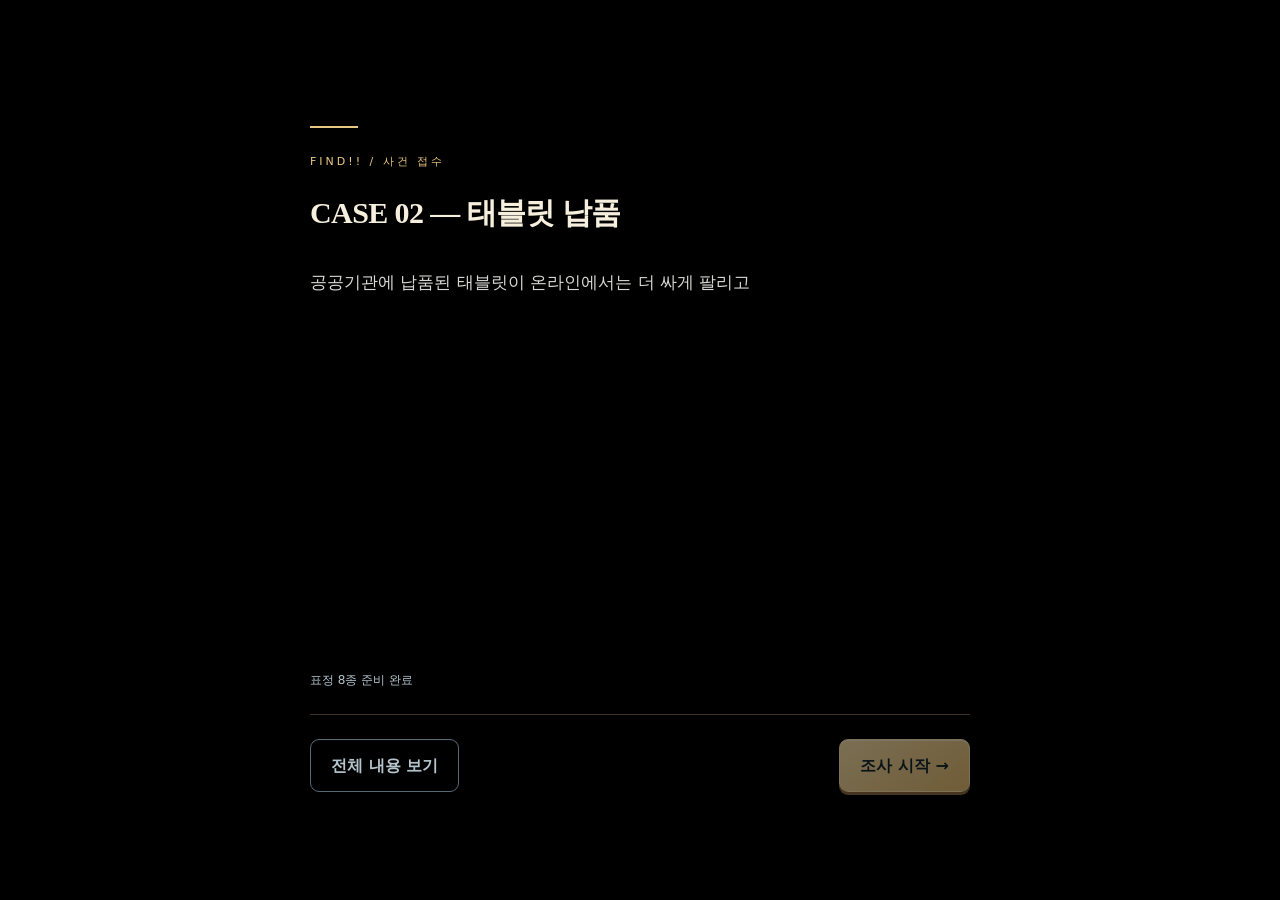
<file: index.html>
<!doctype html>
<html lang="ko"><head><meta charset="utf-8"><meta name="viewport" content="width=device-width,initial-scale=1,viewport-fit=cover"><meta name="theme-color" content="#0b1a24"><title>FIND!! — 박지민 사건</title><link rel="stylesheet" href="ver2/css/style.css"><link rel="stylesheet" href="ver2/css/design-system.css"><script defer src="ver2/js/case02.js"></script><script defer src="ver2/js/ui.js"></script><script defer src="ver2/js/presentation.js"></script><script defer src="ver2/js/game.js"></script></head>
<body><div class="app"><header><a class="brand" href="index.html">FIND!!</a><span>공공조달 감사<br>미스터리 게임</span><details class="display-settings"><summary>화면 설정</summary><div class="settings-panel"><b>읽기 편한 조사 환경</b><label><input type="checkbox" id="large-text">큰 글씨</label><label><input type="checkbox" id="reduce-effects">효과 줄이기</label><small>기기의 동작 줄이기 설정도 반영합니다.</small></div></details></header><nav aria-label="조사 화면"><button data-tab="story"><span aria-hidden="true">01</span>이야기</button><button data-tab="evidence"><span aria-hidden="true">02</span>증거·매뉴얼</button><button data-tab="verify"><span aria-hidden="true">03</span>요건 검증</button></nav><div class="workflow" id="workflow" role="status" aria-live="polite"></div><main id="main"></main><footer>FIND!! V2 · 가상의 사건과 교육용 규칙으로 구성된 프로토타입</footer></div><div id="feedback" class="feedback" role="status" aria-live="polite" aria-atomic="true"></div><dialog id="document" aria-labelledby="document-title"><div id="document-content"></div><button id="close-doc">자료 닫기 · 조사로 돌아가기</button></dialog><dialog id="verdict-dialog" aria-labelledby="verdict-title"><div id="verdict-content"></div><div class="review-actions"><button id="verdict-cancel">계속 검토하기</button><button class="primary" id="verdict-confirm">최종 제출 →</button></div></dialog></body></html>
</file>
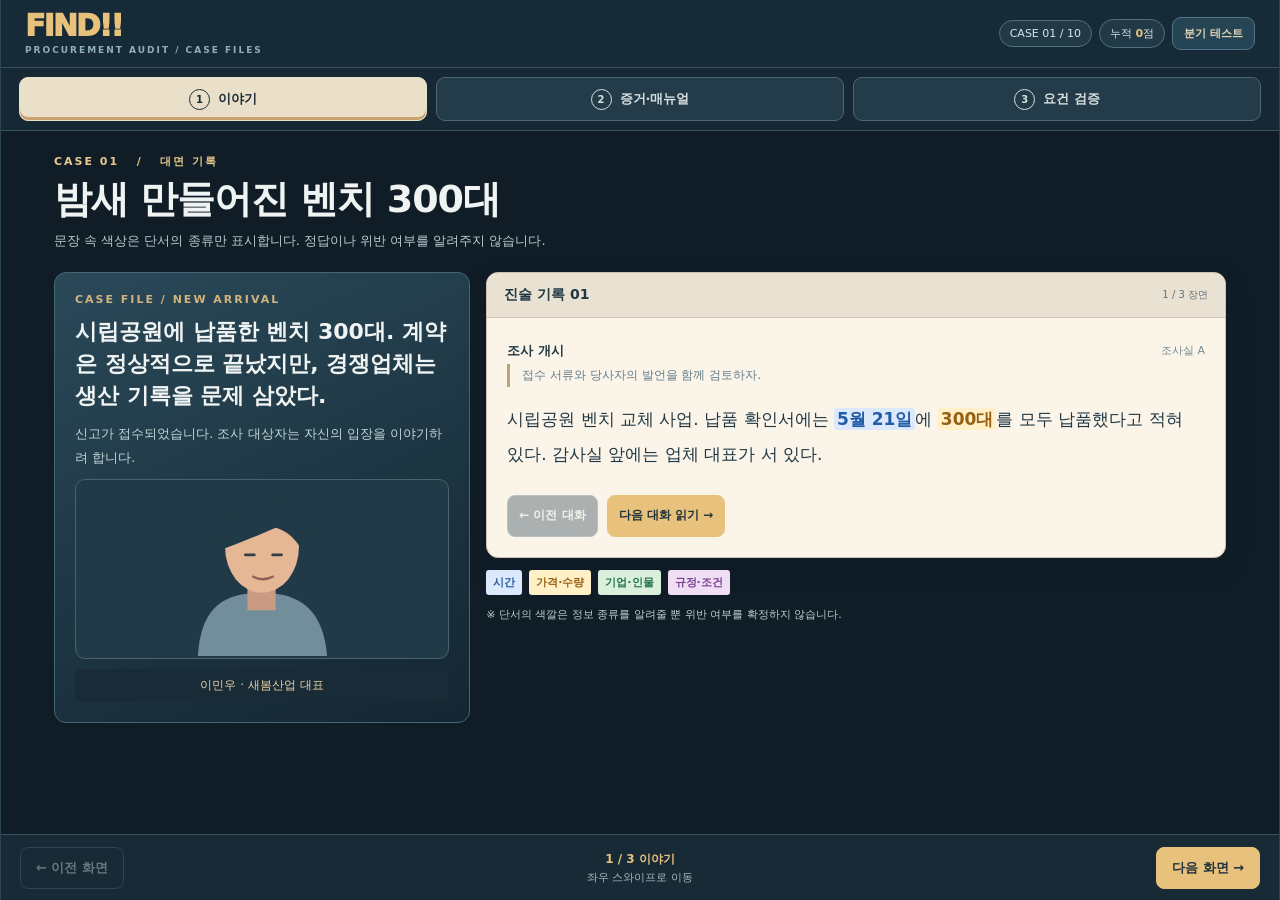
<file: FIND_V6_REDOWNLOAD_20261112.html>
<!doctype html>
<html lang="ko"><head><meta charset="utf-8"><meta name="viewport" content="width=device-width,initial-scale=1,viewport-fit=cover"><meta name="theme-color" content="#101d27"/><title>FIND!! V6 | 사건 01~10 — 마지막 감사</title>
<style>
:root{--ink:#eff4f3;--muted:#aabdc5;--gold:#e8c17c;--navy:#101d27;--pane:#1b303d;--line:#385260;--paper:#faf4e9;--paperink:#203744;--faded:#e9e1d2;--accent:#e9c382;--danger:#e5a29e;--green:#80c9b3}
*{box-sizing:border-box}html,body{height:100%;margin:0}body{background:#0c1720;color:var(--ink);font-family:system-ui,-apple-system,'Malgun Gothic','Noto Sans KR',sans-serif;overflow:hidden}button,select{font:inherit}button{cursor:pointer}button:focus-visible,select:focus-visible{outline:2px solid #e9c382;outline-offset:3px}button:disabled{opacity:.38;cursor:not-allowed}
#app{width:100%;max-width:1380px;height:100vh;height:100dvh;margin:auto;display:flex;flex-direction:column;background:var(--navy);border-inline:1px solid #2b4553}header{height:68px;flex:none;display:flex;align-items:center;justify-content:space-between;gap:10px;padding:10px 24px;background:#172a37;border-bottom:1px solid var(--line)}.brand{font-size:30px;font-weight:950;letter-spacing:-2px;line-height:.93;color:var(--gold)}.brand small{display:block;font-size:9px;letter-spacing:2px;color:#91aebc;margin-top:6px;font-weight:750}.header-right{display:flex;gap:7px;align-items:center;flex-wrap:wrap;justify-content:end}.pill{border:1px solid #52707c;border-radius:50px;padding:6px 10px;font-size:11px;color:#dae5e4;background:#223a47}.pill b{color:var(--gold)}
nav{flex:none;display:grid;grid-template-columns:repeat(3,minmax(0,1fr));gap:9px;padding:9px 18px;background:#172835;border-bottom:1px solid var(--line)}.nav{min-height:44px;border-radius:9px;border:1px solid #4e6572;background:#243b49;color:#d5e0df;font-size:13px;font-weight:780;display:flex;justify-content:center;align-items:center;gap:8px}.nav.on{color:#1b2c34;background:#eadfc9;border-color:#eadfc9;box-shadow:inset 0 -3px 0 #c9a16d}.tabn{font-size:10px;border:1px solid currentColor;border-radius:50%;width:21px;height:21px;display:grid;place-items:center}
#viewport{flex:1;min-height:0;overflow-y:auto;overscroll-behavior-y:auto;scrollbar-color:#70828b #172833;-webkit-overflow-scrolling:touch;touch-action:pan-y}#page{max-width:1220px;margin:auto;padding:23px 24px 70px}.eyebrow{text-transform:uppercase;color:#eac98e;letter-spacing:2px;font-size:11px;font-weight:820}.h1{font-size:clamp(24px,3vw,38px);font-weight:900;margin:6px 0 6px;line-height:1.3;letter-spacing:-1px}.sub{font-size:13px;line-height:1.7;color:#b6cbd0;margin:0 0 20px}.paper{background:var(--paper);color:var(--paperink);border:1px solid #d0bfaa;border-radius:12px;overflow:hidden;box-shadow:0 10px 26px #04131c30}.paperhead{display:flex;align-items:center;justify-content:space-between;gap:10px;padding:13px 17px;background:var(--faded);border-bottom:1px solid #d1c5b5}.paperhead strong{font-size:14px}.paperhead small{color:#617481;font-size:10px}.paperbody{padding:20px;line-height:1.96;font-size:14px}.paperbody p{margin:0 0 15px}.paperbody p:last-child{margin:0}.grid-story{display:grid;grid-template-columns:minmax(0,.72fr) minmax(0,1.28fr);gap:16px}.character{background:linear-gradient(155deg,#2a4959,#142631);border:1px solid #456675;border-radius:12px;padding:20px;display:flex;flex-direction:column;gap:10px;min-height:390px}.character .dept{font-size:11px;letter-spacing:2px;color:#d2b37d;font-weight:800}.character h2{margin:0;font-size:22px;line-height:1.45}.character p{font-size:13px;line-height:1.8;color:#c4d5d7;margin:0}.figure{height:180px;min-height:150px;display:grid;place-items:center;background:#223a48;border:1px solid #486270;border-radius:10px;margin-top:auto;overflow:hidden}.figure svg{height:175px;width:190px;max-width:100%}.identity{text-align:center;background:#192b37;border-radius:7px;padding:8px;font-size:12px;color:#ead0a5}.record{display:flex;align-items:center;justify-content:space-between;gap:10px}.record strong{font-size:13px}.record span{font-size:11px;color:#768c94}.speaker{font-size:18px;font-weight:850;margin:0 0 10px}.speech{font-size:17px;line-height:2.05;word-break:keep-all}.narration{font-size:12px;color:#667e89;margin:0 0 10px;padding-left:12px;border-left:3px solid #bea377}.actions{display:flex;align-items:center;flex-wrap:wrap;gap:9px;margin-top:23px}.btn{border:1px solid #52707f;border-radius:8px;background:#2d4655;color:#e8f1ec;padding:10px 15px;min-height:42px;font-size:13px;font-weight:800}.btn.primary{background:var(--gold);color:#21333d;border-color:var(--gold)}.btn.ghost{background:transparent}.btn.small{font-size:12px;min-height:37px;padding:8px 11px}.notice{font-size:11px;color:#b7ced1;line-height:1.6}.notice-paper{font-size:12px;color:#53666e;line-height:1.7}.word{font-weight:820;border-radius:3px;padding:1px 3px}.word.date{background:#dce9fd;color:#245da5}.word.money{background:#fff0c7;color:#966012}.word.person{background:#dbf0dc;color:#23754b}.word.rule{background:#efdef4;color:#7a4293}.legend{display:flex;gap:7px;flex-wrap:wrap;margin-top:12px}.legend .word{font-size:11px;padding:5px 7px}.sections{display:flex;gap:9px;margin-bottom:14px}.seg{border-radius:8px;padding:9px 15px;background:#2c4452;border:1px solid #506d79;color:#d8e5e4;font-size:13px;font-weight:800}.seg.on{background:#efe2c9;color:#263743;border-color:#efe2c9}.research{display:grid;grid-template-columns:minmax(0,1fr) minmax(240px,.34fr);gap:14px}.docs{display:grid;grid-template-columns:repeat(2,minmax(0,1fr));gap:13px}.docbody{padding:13px 14px}.doc-desc{font-size:12px;color:#546a72;line-height:1.75;margin:0 0 9px}.fact{width:100%;text-align:left;display:flex;align-items:flex-start;gap:9px;background:#fffefa;border:1px solid #d4c9b7;border-radius:8px;padding:11px 10px;margin:7px 0;font-size:12px;line-height:1.7;color:#263a45}.fact.on{border-color:#51967b;background:#e8f6e9;box-shadow:0 0 0 1px #51967b}.fact .check{width:19px;height:19px;flex:none;border-radius:50%;border:1px solid #adb7b7;display:grid;place-items:center;font-size:10px;color:#6b7981;margin-top:1px}.fact.on .check{background:#327962;color:white;border-color:#327962}.sidebar{display:flex;flex-direction:column;gap:13px}.note{background:#eae1d2;color:#263b47;border:1px solid #cbbba4;border-radius:12px;padding:14px}.note b{font-size:14px}.note small{color:#687c81;font-size:11px}.noteitem{font-size:11px;line-height:1.7;border-top:1px solid #cfc2b0;margin-top:9px;padding-top:9px}.aside{background:#263e4a;border:1px solid #486777;border-radius:11px;padding:14px;font-size:12px;line-height:1.85;color:#d0dfe0}.aside b{font-size:14px}.aside p{margin:8px 0 0}.manual-rule{border-bottom:1px solid #d5cbbd;padding:12px 0;font-size:14px;line-height:1.9}.manual-rule:last-child{border:0}.review-top{background:#233d4a;border:1px solid #577684;border-radius:11px;padding:16px 18px;font-size:13px;line-height:1.75;color:#dbe4e1;margin-bottom:15px}.review-top b{color:var(--gold)}.requirements{display:grid;gap:12px}.requirement{background:#f9f4eb;color:#253d49;border:1px solid #d2c2ab;border-radius:12px;padding:17px}.reqhead{display:flex;align-items:flex-start;gap:10px}.qnum{flex:none;background:#d9c9aa;width:29px;height:29px;border-radius:50%;display:grid;place-items:center;font-size:11px;font-weight:900}.reqhead h3{margin:1px 0 5px;font-size:15px;line-height:1.55}.reqhead p{font-size:12px;color:#63767c;line-height:1.65;margin:0 0 13px}.answerbox{display:flex;gap:8px;flex-wrap:wrap}.choicebtn{color:#29404d;background:white;border:1px solid #bfc9c9;border-radius:8px;font-size:12px;padding:9px 12px;min-height:38px;font-weight:780}.choicebtn.active{border-color:#326d65;background:#d9f0e4;color:#1c554b;box-shadow:0 0 0 1px #326d65}.prooflabel{display:block;font-size:11px;font-weight:800;color:#516f7b;margin:14px 0 6px}.proof{background:white;border:1px solid #a6b9be;border-radius:8px;color:#29404d;width:100%;min-height:43px;padding:10px;line-height:1.5;font-size:12px}.verdict{background:#1e3442;border:1px solid #567384;border-radius:12px;padding:17px 18px;margin:16px 0}.verdict h3{margin:0 0 6px;font-size:17px}.verdict p{font-size:12px;line-height:1.75;color:#b7cbd0}.vchoices{display:flex;gap:9px;flex-wrap:wrap;margin:14px 0}.vbtn{border:1px solid #637987;background:#314a58;border-radius:9px;padding:11px 13px;color:#ecf2ee;font-size:13px;font-weight:790}.vbtn.active{color:#2a342b;background:#f0d99d;border-color:#f0d99d}.error{color:#ffca9b;font-weight:730;font-size:12px;min-height:20px}.help-row{display:flex;justify-content:space-between;gap:10px;flex-wrap:wrap;padding:7px 0 13px}.help-row span{font-size:12px;color:#aec5c9}
footer{flex:none;min-height:66px;display:grid;grid-template-columns:1fr auto 1fr;align-items:center;gap:10px;background:#172a36;padding:10px 19px;border-top:1px solid var(--line)}footer button:first-child{justify-self:start}footer button:last-child{justify-self:end}.pagenum{text-align:center;font-size:11px;color:#a5bac3}.pagenum b{display:block;color:var(--gold);font-size:12px;margin-bottom:2px}
#ending{position:fixed;inset:0;background:#06111bf4;z-index:9;display:none;align-items:center;justify-content:center;padding:22px;overflow:auto}#ending.on{display:flex}.cutscene{width:min(720px,100%);border-radius:16px;overflow:hidden;background:#f6efe2;color:#243845;box-shadow:0 24px 75px #0009;border:1px solid #e3ceb0}.cinemahead{background:#162b37;padding:23px 25px;color:#f5eddc}.cinemahead .eyebrow{font-size:11px}.cinemahead h2{font-size:26px;margin:8px 0 0}.cinemabody{padding:24px 25px}.cinemabody .who{font-size:12px;letter-spacing:1px;font-weight:850;color:#7a5c32;margin-bottom:9px}.cinemabody .quote{font-size:19px;line-height:1.95;margin:5px 0 12px;word-break:keep-all}.cinemabody .detail{font-size:13px;line-height:1.85;color:#536c76;margin:10px 0}.cinemafoot{border-top:1px solid #d8cebd;padding:14px 24px 20px;display:flex;justify-content:space-between;align-items:center;gap:15px}.cinemafoot small{color:#69808a;font-size:11px}.cinemafoot .btn{color:#172b34;background:#e8c17c;border-color:#e8c17c}.result-score{font-size:29px;font-weight:900;color:#8b5a27}.reportline{padding:9px 0;border-bottom:1px solid #dfd7ca;font-size:13px;line-height:1.6}.reportline b{color:#344b55}.endpage{max-width:740px;margin:40px auto;background:#f9f2e7;color:#273b45;border-radius:14px;padding:27px;line-height:1.8}.endpage .total{font-size:58px;font-weight:1000;color:#a77b3e}.endpage .total small{font-size:18px;color:#617580}
@media(max-width:900px){.research{grid-template-columns:1fr}.sidebar{display:grid;grid-template-columns:1fr 1fr}.grid-story{grid-template-columns:1fr}.character{min-height:0;display:grid;grid-template-columns:1fr 150px;gap:9px}.character .dept,.character h2,.character p,.character .identity{grid-column:1}.figure{grid-column:2;grid-row:1/5;height:180px}.character .identity{display:none}.character h2{font-size:20px}}
@media(max-width:650px){header{padding:9px 13px;height:59px}.brand{font-size:25px}.brand small{font-size:8px}.pill{font-size:10px;padding:5px 7px}nav{padding:8px 9px;gap:5px}.nav{font-size:11px;gap:5px;padding:0 3px;min-height:43px}.tabn{width:17px;height:17px;font-size:9px}#page{padding:16px 12px 50px}.h1{font-size:25px}.sub{font-size:12px;margin-bottom:14px}.grid-story{gap:11px}.character{padding:14px;grid-template-columns:1fr 105px;min-height:152px}.character h2{font-size:17px}.character p{font-size:11px;line-height:1.65}.figure{height:138px;min-height:0}.figure svg{height:136px;width:118px}.paperhead{padding:12px 13px}.paperbody{padding:15px 14px}.speech{font-size:15px;line-height:1.95}.docs{grid-template-columns:1fr;gap:11px}.sidebar{grid-template-columns:1fr}.requirement{padding:14px}.reqhead h3{font-size:14px}.btn{font-size:12px;min-height:40px;padding:9px 11px}.pagenum{font-size:10px}footer{padding:8px 11px;min-height:60px;gap:3px}.cinemahead{padding:20px}.cinemahead h2{font-size:22px}.cinemabody{padding:20px}.cinemabody .quote{font-size:17px}.cinemafoot{padding:12px 18px 17px}.endpage{padding:20px;margin:7px auto}}

.demo-trigger{background:#254454;color:#e5d6b9;font-size:11px;font-weight:800;border:1px solid #537486;padding:8px 11px;border-radius:9px}
#demoOverlay{position:fixed;inset:0;z-index:22;background:#07121cda;display:none;align-items:center;justify-content:center;padding:18px}
#demoOverlay.on{display:flex}.demo-card{width:min(520px,100%);background:#f9f3e9;border-radius:18px;color:#203641;border:1px solid #ddc8a6;box-shadow:0 24px 85px #000a;padding:22px}
.demo-card h2{margin:5px 0 9px;font-size:23px}.demo-card p{font-size:13px;line-height:1.8;color:#526a72}.demo-item{width:100%;background:#fffdf8;color:#253e48;border:1px solid #cfc0a7;border-radius:10px;min-height:57px;padding:11px 13px;text-align:left;margin:5px 0;display:flex;gap:12px;align-items:center;justify-content:space-between}.demo-item:hover{background:#fff3dc}.demo-item span{font-size:11px;color:#58727d}.demo-close{float:right;border:0;background:transparent;font-size:24px;color:#53656b}
.final-hero{padding:24px;border:1px solid #aa9577;border-radius:14px;background:linear-gradient(125deg,#283e4a,#152531 85%);min-height:170px;position:relative;overflow:hidden}.final-hero .final-hero-mark{font-size:145px;font-weight:950;position:absolute;right:-3px;top:-39px;color:#ffffff0b;line-height:1}.final-hero h2{font-size:clamp(24px,3vw,38px);line-height:1.3;position:relative;margin:15px 0 12px}.final-hero p{color:#c2cfd0;font-size:13px;margin:0;position:relative}.final-hero-note{font-size:11px;letter-spacing:1px;color:#eac58f;font-weight:780;position:relative}.mini-stat{display:grid;grid-template-columns:repeat(3,1fr);gap:8px;margin:14px 0}.mini-stat>div{border-radius:9px;border:1px solid #405a66;background:#213845;padding:12px 9px;display:flex;align-items:flex-start;flex-direction:column;gap:4px}.mini-stat span{color:#adc1c8;font-size:10px}.mini-stat b{font-size:20px;color:#eed6aa}.final-dialog{margin-top:14px}.record-tabs{display:flex;gap:8px;margin-bottom:15px}.record-tab{flex:1;min-height:45px;border:1px solid #71848a;border-radius:9px;background:#263d4a;color:#dbe7e6;font-weight:780}.record-tab.on{background:#eddec2;color:#243847;border-color:#f2d9af}.audit-recap{border:1px solid #d7c5ab;border-radius:13px;background:#f8f1e5;color:#253b46;padding:20px;margin:10px 0 15px}.audit-recap .eyebrow{color:#9b7141}.audit-recap h2{font-size:18px;margin:12px 0;line-height:1.65}.recap-grid{display:grid;grid-template-columns:1.5fr 1fr 1fr;gap:8px}.recap-grid>div{border-radius:7px;background:#e9e2d4;padding:9px}.recap-grid small{font-size:10px;display:block;color:#617783}.recap-grid strong{font-size:13px}.original-proof{margin-top:15px;border-top:1px solid #cdbba7;padding-top:12px;font-size:13px;line-height:1.65}.original-proof>p{margin:7px 0}.original-proof small{color:#67818c}.final-doc{margin-bottom:14px}.seal{font-size:12px;color:#70808a;font-weight:750}.final-facts{background:#1f3440;border:1px solid #425a66;border-radius:12px;padding:17px;margin-bottom:18px}.final-facts h3{margin:0;font-size:18px}.final-facts>p{font-size:12px;color:#aec3ca;line-height:1.7}.final-fact{background:#f8f2e7;color:#273d49;border:1px solid #ded0b7;border-radius:9px;padding:11px 12px;display:flex;align-items:center;gap:15px;margin:9px 0;line-height:1.5;font-size:13px}.fact-tag{flex:0 0 100px;font-size:11px;font-weight:800;color:#725630;border-right:1px solid #d3c6ad;padding-right:10px}.final-cards{display:grid;grid-template-columns:repeat(2,minmax(0,1fr));gap:15px;margin:14px 0}.final-case-card{background:#f7f1e6;border:1px solid #d4c2a7;color:#233845;padding:18px;border-radius:13px}.final-case-card .eyebrow{color:#8f713e}.final-case-card h2{font-size:19px;margin:10px 0;line-height:1.5}.orig-verdict{font-size:13px;line-height:1.65}.mini-doc{border:1px solid #cebb9e;background:#eee4d2;border-radius:9px;padding:12px;font-size:12px;line-height:1.75;min-height:90px}.final-action-grid{display:grid;gap:6px;margin:8px 0 16px}.final-case-card .choicebtn{min-height:40px;font-size:12px}.final-case-card .prooflabel{font-size:12px}.final-case-card .proof{width:100%;margin-top:7px}.ending-name{color:#efd5a5;font-size:26px;margin:10px 0}.report-grade{float:right;padding:4px 7px;font-size:11px;font-weight:800;border-radius:6px}.report-grade.right{background:#d7f2e7;color:#16674e}.report-grade.wrong{background:#fbe2dd;color:#9a4640}.report-details{font-size:11px;color:#60747c;margin-top:6px}.endpage .mini-stat>div{background:#e9e3d8;border-color:#d6c8b1}.endpage .mini-stat span{color:#60717b}.endpage .mini-stat b{color:#243d49}.endpage .reportline{min-height:60px}.final-case-card .proof,.final-case-card select{max-width:100%}
@media(max-width:650px){.demo-trigger{font-size:9px;padding:6px}.header-right{gap:4px}.final-cards{grid-template-columns:1fr}.final-hero{padding:18px;min-height:164px}.recap-grid{grid-template-columns:1fr 1fr}.recap-grid>div:first-child{grid-column:1/-1}.record-tab{font-size:11px;padding:8px 3px}.final-fact{display:block}.fact-tag{display:block;border-right:0;border-bottom:1px solid #d2c2ab;padding-bottom:4px;margin-bottom:5px}.final-case-card{padding:15px}.mini-stat b{font-size:17px}.demo-card{padding:16px}}
</style></head>
<body><div id="app"><header><div class="brand">FIND!! <small>PROCUREMENT AUDIT / CASE FILES</small></div><div class="header-right"><span class="pill" id="caseCounter">CASE 01 / 10</span><span class="pill">누적 <b id="score">0</b>점</span><button class="demo-trigger" id="demoBtn" aria-haspopup="dialog">분기 테스트</button></div></header>
<nav id="nav"><button class="nav on" data-screen="0"><span class="tabn">1</span>이야기</button><button class="nav" data-screen="1"><span class="tabn">2</span>증거·매뉴얼</button><button class="nav" data-screen="2"><span class="tabn">3</span>요건 검증</button></nav>
<div id="viewport"><main id="page"></main></div>
<footer><button class="btn ghost" id="back">← 이전 화면</button><div class="pagenum"><b id="pageLabel">1 / 3 이야기</b>좌우 스와이프로 이동</div><button class="btn primary" id="forward">다음 화면 →</button></footer></div>
<div id="ending" role="dialog" aria-modal="true" aria-labelledby="endingTitle"><div class="cutscene"><div class="cinemahead"><div class="eyebrow" id="endingKicker"></div><h2 id="endingTitle"></h2></div><div class="cinemabody" id="endingBody"></div><div class="cinemafoot"><small id="endingStep">사건 기록</small><button class="btn" id="endNext">계속 →</button></div></div></div>
<div id="demoOverlay" role="dialog" aria-modal="true" aria-label="마지막 감사 분기 테스트"><div class="demo-card"><button id="demoClose" class="demo-close" aria-label="닫기">×</button><div class="eyebrow" style="color:#98723e">DEMO / CHAPTER 10</div><h2>최종장 분기 시험</h2><p>1~9단계를 모두 플레이하지 않아도 마지막 감사를 즉시 시험할 수 있어요. 아래 선택은 <b>가상 판정 기록 9건을 자동 생성</b>하므로 정상 플레이 기록과 구별됩니다.</p><button class="demo-item" data-demo="perfect"><strong>① 9건 모두 정답</strong><span>정기 적정성 감사</span></button><button class="demo-item" data-demo="partial"><strong>② 3건 오판</strong><span>이의신청·재심사</span></button><button class="demo-item" data-demo="many"><strong>③ 5건 오판</strong><span>특별감사·시정</span></button><p>일반 플레이를 원한다면 닫고 첫 번째 사건부터 조사하면 됩니다.</p></div></div>
<script>
'use strict';
/* 사건·규정·후속 처분은 플레이테스트를 위한 가상 시나리오입니다. 실제 법적 판단을 나타내지 않습니다. */
const cases=[
{title:'밤새 만들어진 벤치 300대',subtitle:'직접생산 신고 / 난이도 ★☆☆',name:'이민우',job:'새봄산업 대표',overview:'시립공원에 납품한 벤치 300대. 계약은 정상적으로 끝났지만, 경쟁업체는 생산 기록을 문제 삼았다.',story:[
{who:'조사 개시',text:'시립공원 벤치 교체 사업. 납품 확인서에는 <span class="word date">5월 21일</span>에 <span class="word money">300대</span>를 모두 납품했다고 적혀 있다. 감사실 앞에는 업체 대표가 서 있다.'},
{who:'이민우 · 새봄산업 대표',text:'“계약서에 있는 대로 전부 저희 공장에서 만들었습니다. 그때 공장에 일이 좀 생겨서 야간조까지 돌렸어요. 오히려 기한을 맞춘 게 대단한 일 아닙니까?”'},
{who:'이민우 · 새봄산업 대표',text:'“운송장에 다른 회사 이름이 있다고요? 운송은 <span class="word person">나래물류</span>에 맡기는 게 당연하죠. <span class="word rule">직접생산 의무</span>라는 게 택배까지 직접 하라는 뜻은 아니잖아요.”'}],
manual:["직접생산 의무가 있는 계약에서 주요 제조공정을 스스로 수행하지 않고 타사 완제품을 납품하면 위반이 될 수 있다.","운송·포장 등의 보조 공정 외주만으로 직접생산 위반이 성립하는 것은 아니다.","생산일지의 주장과 설비 가동기록, 물품 반입기록을 함께 비교하라."],
docs:[
{title:'계약서',from:'공원관리사업소',desc:'정해진 납품 수량과 주요 계약조건이 기재되어 있다.',facts:[['a1','<span class="word date">5월 21일</span> 납품 완료','date'],['a2','<span class="word rule">완제품 외부조달 금지</span>','rule'],['a3','계약 물량 <span class="word money">300대</span>','money']]},
{title:'자체 생산일지',from:'새봄산업',desc:'공장장이 서명한 일일 생산 현황이다.',facts:[['a4','<span class="word date">5월 13~15일</span> 자체 생산 <span class="word money">300대</span>','date'],['a5','<span class="word person">공장장 장재혁</span> 서명','person']]},
{title:'설비 점검표',from:'시설안전업체',desc:'주요 설비에 대한 점검 결과를 담고 있다.',facts:[['a6','<span class="word date">5월 12~16일</span> 절단·조립라인 <span class="word rule">가동 중단</span>','date'],['a7','<span class="word date">5월 18일</span> 설비 정상 복구','date']]},
{title:'창고 반입대장',from:'물류창고',desc:'외부에서 들어온 물품을 재고 담당자가 기록했다.',facts:[['a8','<span class="word date">5월 14일</span> <span class="word person">동해가구</span> 제작 완제품 <span class="word money">300대</span> 반입','person'],['a9','<span class="word person">나래물류</span> 운송 담당','person']]}],
slots:[['생산할 수 있었나?','a6'],['실제로 무엇이 들어왔나?','a8'],['업체는 무엇이라 기록했나?','a4']],choices:['무혐의','직접생산 위반','거짓서류 제출'],correct:['직접생산 위반'],explain:'주요 제조라인이 멈춘 기간에 타사 제작 완제품 300대가 입고되었고, 같은 기간 자체 생산했다고 기록했다. 운송 외주만으로 위반은 아니지만, 이 기록 조합은 주요 공정의 직접 수행 주장과 충돌한다. (게임에서는 핵심 판정을 직접생산 위반으로 단순화했다.)'},
{title:'더 저렴한 같은 모양의 태블릿',subtitle:'MAS 우대가격 신고 / 난이도 ★★☆',name:'박소연',job:'미래정보 영업담당',overview:'나라장터 계약가 42만 원인 태블릿과 거의 똑같이 생긴 제품이 온라인에서 38만 5천 원에 팔리고 있다.',story:[
{who:'조사 개시',text:'익명의 신고자가 온라인 쇼핑몰 화면을 제출했다. <span class="word money">385,000원</span>. 나라장터에 등록된 가격 <span class="word money">420,000원</span>보다 저렴하다. 사진 속 태블릿은 겉모습이 거의 같다.'},
{who:'박소연 · 미래정보 영업담당',text:'“우리가 공공기관에 더 비싸게 판다는 건 오해예요. <span class="word person">A-100</span> 시리즈는 외관이 전부 같습니다. 자세한 제품 코드를 확인하셔야 합니다.”'},
{who:'박소연 · 미래정보 영업담당',text:'“우리 계약 제품에는 더 높은 사양과 긴 보증이 포함됩니다. 단순히 할인 표시만 보고 <span class="word rule">우대가격 위반</span>으로 판정하면 억울하죠.”'}],
manual:["MAS 우대가격 판단 시 계약상품보다 낮은 시장거래가격이 있는지 비교한다.","다만 시장상품은 계약상품과 성능·사양이 동등 이상인지 살펴야 한다.","겉모양·시리즈명이 같다는 사실만으로 동등한 상품이라고 볼 수 없다."],
docs:[
{title:'MAS 계약내역',from:'나라장터 계약자료',desc:'공공기관에 공급하는 공식 계약 사양이다.',facts:[['b1','계약가격 <span class="word money">420,000원</span>','money'],['b2','계약형 <span class="word person">A-100P</span>: <span class="word rule">RAM 16GB · 보증 3년</span>','rule']]},
{title:'온라인 판매화면',from:'일반 쇼핑몰',desc:'신고자가 캡처한 판매 페이지다.',facts:[['b3','판매가격 <span class="word money">385,000원</span>','money'],['b4','판매 모델 <span class="word person">A-100L</span>','person']]},
{title:'제품사양 비교표',from:'제조사 기술자료',desc:'두 모델의 성능과 보증기간이 정리돼 있다.',facts:[['b5','<span class="word person">A-100L</span>: <span class="word rule">RAM 8GB · 보증 1년</span>','rule'],['b6','두 제품 모두 <span class="word person">A-100 시리즈</span> 외형 동일','person']]},
{title:'출고 내역',from:'미래정보',desc:'공공기관에 실제 공급한 기기의 정보를 담고 있다.',facts:[['b7','계약기관 출고품 <span class="word person">A-100P</span>','person'],['b8','<span class="word date">4월 18일</span> 납품검수 완료','date']]}],
slots:[['계약상품의 조건은?','b2'],['더 싼 상품의 조건은?','b5'],['신고된 가격은?','b3']],choices:['무혐의','우대가격 위반','계약규격 위반'],correct:['무혐의'],explain:'온라인 가격이 더 낮지만, A-100L은 RAM과 보증기간 모두 계약상품 A-100P보다 낮은 조건이다. 두 상품이 동등 이상이라는 근거가 없으므로 제시된 자료만으로는 우대가격 위반을 입증할 수 없다.'},
{title:'도서관의 조용한 선정',subtitle:'계약규격 + 브로커 개입 / 난이도 ★★★',name:'정태호',job:'다온미디어 사업팀장',overview:'공공도서관 디지털 안내판 납품 사업. 계약서와 제품 규격이 맞지 않는 가운데, 선정 과정에서 수상한 대가 약정이 발견된다.',story:[
{who:'조사 개시',text:'도서관 안내판 <span class="word money">60대</span> 도입 사업. 납품 이후 이용자가 화면이 흐릿하다고 민원을 제기했다. 담당 업체는 “사용 환경의 차이”라고 주장한다.'},
{who:'정태호 · 다온미디어 사업팀장',text:'“밝기가 조금 낮다고는 들었습니다. 그래도 도서관이 별말 없이 인수했으니 문제는 끝난 거죠. <span class="word rule">계약 변경 승인</span>이 필요한지는 잘 모르겠습니다.”'},
{who:'정태호 · 다온미디어 사업팀장',text:'“<span class="word person">에이스컨설팅</span>은 제안서 작성에 도움만 준 업체예요. 납품업체 선정에 영향력을 행사했다는 이야기는 과장입니다. 계약금의 일정 비율을 준 건 자문료였고요.”'}],
manual:["수요기관의 사전 승인 없이 계약규격과 다른 물품을 납품한 경우 계약규격 위반이 문제 될 수 있다.","MAS 납품업체 선정 등에 부당하게 개입하고 대가를 요구·수수한 브로커 행위는 별도로 문제 될 수 있다.","한 계약에서 서로 다른 위반이 함께 발생할 수 있다. 단순한 정상 자문계약과 선정 개입 대가를 구분하라."],
docs:[
{title:'계약 규격서',from:'도서관 구매계약',desc:'화면 밝기와 계약변경 조건을 명시한다.',facts:[['c1','디스플레이 밝기 <span class="word rule">1,500니트</span>','rule'],['c2','규격 변경 시 <span class="word rule">사전 서면 승인</span> 필요','rule']]},
{title:'납품 검수서',from:'현장 검수 자료',desc:'설치된 장비의 실제 사양을 확인한다.',facts:[['c3','실제 납품품 밝기 <span class="word money">1,000니트</span>','money'],['c4','<span class="word date">6월 2일</span> 인수 서명','date']]},
{title:'계약변경 관리대장',from:'수요기관 문서함',desc:'계약변경에 대한 공식 승인 기록이다.',facts:[['c5','해당 납품건 <span class="word rule">규격변경 승인 기록 없음</span>','rule'],['c6','반입 일정 변경 <span class="word date">5월 31일</span> 승인','date']]},
{title:'업체 간 메신저·정산',from:'제출된 메시지와 송금 기록',desc:'업체 선정 이전과 이후의 대화·금전 거래 일부다.',facts:[['c7','“<span class="word person">구매담당자</span> 쪽에 연락해 <span class="word rule">귀사 선정</span>을 밀겠다. 성공하면 <span class="word money">3%</span>”','person'],['c8','선정 이후 <span class="word person">에이스컨설팅</span>에 계약금 <span class="word money">3%</span> 송금','money'],['c9','제안서 글꼴·레이아웃 교정 청구서','person']]}],
slots:[['약정된 물품은?','c1'],['실제 공급 물품은?','c3'],['변경 승인은 있었나?','c5'],['선정 과정에는 누가 개입했나?','c7']],choices:['무혐의','계약규격 위반','브로커 부당개입','거짓서류 제출'],correct:['계약규격 위반','브로커 부당개입'],explain:'계약 기준 1,500니트와 달리 1,000니트 장비가 사전 서면 승인 없이 납품됐다. 또한 브로커가 수요기관 담당자에게 선정 영향력을 행사하겠다고 제안하고 성공 대가 3%를 요구한 정황과 지급 기록이 있다. 두 쟁점은 별개의 위반으로 판정한다. (단순 자문계약이란 명목만으로 선정 개입 정황이 사라지지는 않는다.)'}
];
const audits=[
 {questions:[
  {q:'이 계약에 직접생산 의무가 명시되어 있는가?',desc:'우선 계약의 기준을 확정해야 한다.',answer:'yes',proof:['a2']},
  {q:'외부 회사가 만든 완제품이 납품 수량만큼 반입되었는가?',desc:'운송 외주와 완제품 제조를 구별한다.',answer:'yes',proof:['a8']},
  {q:'자체 생산 기록과 설비 가동상황이 서로 양립하는가?',desc:'두 기록을 함께 놓고 실제 생산 가능성을 살핀다.',answer:'no',proof:['a6','a4']}
 ], options:['위반 확인 안 됨','직접생산 위반','거짓서류 제출'], correct:['직접생산 위반'],
 ending:{good:[
 {label:'감사 의견서 제출',head:'서류 위에 빨간 표시가 놓였다',who:'감사관 · 증거 제시',quote:'“운송을 외주 준 것이 문제가 아닙니다. 설비가 멈춘 사흘 동안 타 업체가 만든 완제품 300대가 입고됐습니다.”',detail:'자체 생산일지와 설비 점검표, 창고 반입대장이 한 책상 위에 나란히 펼쳐진다.'},
 {label:'당사자 소명',head:'대표의 말이 멎었다',who:'이민우 · 새봄산업 대표',quote:'“납기를 어기면 계약이 끊어질까 봐… 결국 동해가구에 제작을 맡겼습니다. 운송만 외주한 게 아닙니다.”',detail:'대표는 잠시 고개를 숙인 뒤 실제 제작 경위를 소명자료에 기재한다.'},
 {label:'후속 절차',head:'조사 결과가 접수되었다',who:'조달 감사실 · 조치 기록',quote:'직접생산 의무 위반 사실이 확인되어 관련 계약의 시정·제재 절차가 진행된다.',detail:'업체에 소명 기회가 주어지고, 조달기관은 납품 적정성과 계약상 책임을 별도로 검토한다. 한 달 뒤 절차를 거쳐 참여 제한 처분이 결정됐다는 공문이 도착한다.'},
 {label:'에필로그',head:'공원에 새 벤치가 놓였다',who:'사건 종료',quote:'“서류의 숫자는 같았지만, 그 벤치를 만든 사람은 달랐다.”',detail:'현장에는 다시 검수한 벤치가 놓였다. 감사실의 다음 사건 봉투에는 쇼핑몰 가격표가 붙어 있다.'}
 ],bad:[
 {label:'감사 의견서 제출',head:'결론에 빈틈이 남았다',who:'감사관 · 증거 제시',quote:'“이번 판단은 이렇게 정리하겠습니다.”',detail:'보고서에 담긴 판정 또는 근거가 객관적인 생산·반입 기록과 완전히 일치하지 않는다.'},
 {label:'추가 소명',head:'잠잠하던 창고 기록이 움직였다',who:'공원관리사업소 · 재확인',quote:'“직접생산이라고 들었는데, 실제 제조사 이름이 다르네요. 이 부분부터 다시 확인해야겠습니다.”',detail:'재검토 과정에서 타사 완제품 반입과 설비 중단 기간이 대조된다.'},
 {label:'후속 절차',head:'사건이 재조사로 넘어갔다',who:'조달 감사실 · 보완 지시',quote:'판정의 일부가 정정되고, 직접생산 의무 위반에 대한 추가 조사와 제재 절차가 시작된다.',detail:'최초 판단의 오류로 일정이 늦어졌다. 사실관계와 당사자 소명을 다시 확인한 뒤 후속 처분을 진행한다.'},
 {label:'에필로그',head:'남은 것은 숫자 하나가 아니었다',who:'사건 종료',quote:'“섣부른 결론도, 미루어진 결론도 누군가의 일을 바꾼다.”',detail:'감사관은 재조사 지시서에 서명하고 새로운 신고서류를 연다.'}
 ]}},
 {questions:[
  {q:'시장에 계약가보다 낮은 가격표가 존재하는가?',desc:'가격 차이는 조사의 시작일 뿐 최종 결론이 아니다.',answer:'yes',proof:['b1','b3']},
  {q:'온라인 상품의 성능·사양이 계약상품과 동등 이상인가?',desc:'같은 외관이나 제품군이라는 이유로 동등하다고 판단할 수는 없다.',answer:'no',proof:['b2','b5']},
  {q:'공공기관에는 계약한 제품이 아닌 다른 기종이 납품됐는가?',desc:'실제 납품형을 출고기록과 대조한다.',answer:'no',proof:['b7']}
 ],options:['위반 확인 안 됨','우대가격 위반','계약규격 위반'],correct:['위반 확인 안 됨'],
 ending:{good:[
 {label:'감사 의견서 제출',head:'가격표 두 장을 나란히 놓았다',who:'감사관 · 증거 제시',quote:'“온라인 가격은 분명 더 낮습니다. 하지만 8GB·1년 보증 모델과 16GB·3년 보증 모델은 동일 조건이 아닙니다.”',detail:'단순 가격 차이가 아니라 상품 동등성 요건을 중심으로 판단한 결론이 전달된다.'},
 {label:'당사자 소명',head:'담당자가 긴 숨을 내쉬었다',who:'박소연 · 미래정보 영업담당',quote:'“외관만 보고 같은 제품이라 하시길래 걱정했어요. 사양을 비교해 주셔서 감사합니다.”',detail:'담당자는 두 모델의 구분을 소비자가 쉽게 이해하도록 판매페이지를 수정하겠다고 말한다.'},
 {label:'후속 절차',head:'신고 건은 종결 처리되었다',who:'감사실 · 결과 통지',quote:'제출된 자료로는 우대가격 위반을 입증할 수 없어 해당 신고 건을 종결한다.',detail:'신고인에게는 판단 근거와 추가 자료가 있으면 제출할 수 있다는 안내가 함께 전달된다. 부당한 제재는 이루어지지 않았다.'},
 {label:'에필로그',head:'화면 속 두 가격',who:'사건 종료',quote:'“비슷해 보인다는 것은, 같다는 뜻이 아니다.”',detail:'박소연은 퇴실한다. 다음 봉투에는 도서관에서 떼어낸 어두운 안내판 사진이 들어 있다.'}
 ],bad:[
 {label:'감사 의견서 제출',head:'가격 차이가 먼저 읽혔다',who:'감사관 · 증거 제시',quote:'“420,000원과 385,000원. 저는 이 차이에 주목했습니다.”',detail:'보고서가 실제 상품의 사양과 납품형을 충분히 비교하지 못했다.'},
 {label:'당사자 이의',head:'다음 날 도착한 소명서',who:'박소연 · 미래정보 영업담당',quote:'“A-100L은 RAM도 보증기간도 다릅니다. 두 제품을 같은 것으로 판단하셨나요?”',detail:'제조사 비교표와 실제 납품내역이 재검토 대상으로 지정된다.'},
 {label:'후속 절차',head:'보고서가 정정되었다',who:'조달 감사실 · 재검토',quote:'제출 자료만으로 우대가격 위반이 인정되지 않아 최초 결론을 정정하고 사건을 종결한다.',detail:'위반이 입증되지 않은 업체에 불이익이 발생하지 않도록 관련 기록도 수정된다.'},
 {label:'에필로그',head:'낮은 가격이 답은 아니었다',who:'사건 종료',quote:'“올바른 감사는 의심을 확인하는 일이 아니라, 의심이 틀렸는지도 확인하는 일이다.”',detail:'새로운 신고서에는 도서관의 안내판 규격과 낯선 회사의 이름이 적혀 있다.'}
 ]}},
 {questions:[
  {q:'실제 납품품이 계약상 필수 규격보다 낮은가?',desc:'계약서의 밝기와 검수서의 밝기를 비교한다.',answer:'yes',proof:['c1','c3']},
  {q:'규격 변경에 대한 사전 서면 승인이 있었는가?',desc:'인수 서명과 규격 변경 승인은 다르다.',answer:'no',proof:['c5']},
  {q:'선정에 영향력을 행사하고 대가를 요구한 정황이 있는가?',desc:'일반 컨설팅과 선정 알선을 구별한다.',answer:'yes',proof:['c7']},
  {q:'선정 이후 해당 대가의 실제 지급이 확인되는가?',desc:'단순 청구서와 약정 비율에 맞는 지급을 구별한다.',answer:'yes',proof:['c8']}
 ],options:['위반 확인 안 됨','계약규격 위반','브로커 부당개입'],correct:['계약규격 위반','브로커 부당개입'],
 ending:{good:[
 {label:'감사 의견서 제출',head:'서로 다른 두 문제',who:'감사관 · 증거 제시',quote:'“밝기는 계약보다 낮았고 사전승인도 없습니다. 또 선정 영향력을 대가로 계약금의 3%를 받았다는 기록도 존재합니다.”',detail:'검수 서류와 변경대장, 선정 관련 메시지와 송금 기록이 각각 별도 위반 판단의 근거로 정리된다.'},
 {label:'당사자 소명',head:'정태호는 문서를 다시 보았다',who:'정태호 · 다온미디어 사업팀장',quote:'“도서관이 인수했으니 괜찮다고 생각했습니다. 컨설팅 비용도… 그 사람이 선정 담당자와 연락한다는 말을 알고 있었습니다.”',detail:'업체 관계자는 규격 변경 사실과 중개 경위를 각각 정리해 추가 소명서를 제출한다.'},
 {label:'후속 절차',head:'두 갈래로 이어진 조사',who:'조달 감사실 · 조치 기록',quote:'규격 불일치에 대한 계약상 시정 절차와 브로커 개입 정황에 대한 별도 조사가 진행된다.',detail:'도서관은 계약규격에 맞는 안내판으로 교체하는 조치를 요구한다. 관련 업체의 제재 여부는 소명과 심의 등 후속 절차를 거쳐 판단된다.'},
 {label:'에필로그',head:'도서관의 안내판이 다시 켜졌다',who:'사건 종료',quote:'“밝아진 화면 아래, 계약서의 작은 글씨가 뒤늦게 제 역할을 했다.”',detail:'새 안내판이 설치된 날, 감사실 책상에는 처리 완료 도장이 찍힌 두 건의 조사기록이 놓인다.'}
 ],bad:[
 {label:'감사 의견서 제출',head:'빠진 연결고리',who:'감사관 · 증거 제시',quote:'“지금 확인된 자료로는 이렇게 판단하겠습니다.”',detail:'판정 또는 근거 중 일부가 규격 변경과 선정 개입이라는 두 개의 별도 쟁점을 놓쳤다.'},
 {label:'추가 통보',head:'도서관 이용자의 두 번째 신고',who:'도서관 운영팀',quote:'“밝기가 낮은 안내판은 그대로예요. 계약 변경 승인도 없었다고 합니다.”',detail:'후속 확인에서 선정 관련 송금 기록까지 발견되어 감사실에 추가 보고된다.'},
 {label:'후속 절차',head:'조사가 분리되어 다시 열렸다',who:'조달 감사실 · 보완 지시',quote:'규격 위반 여부와 브로커 개입 여부를 각각 검토하도록 사건이 재배당된다.',detail:'도서관은 규격 미달 안내판의 시정을 요구하고, 브로커 관련 내용은 별도 사실확인과 제재 검토로 이어진다.'},
 {label:'에필로그',head:'한 사건, 두 개의 결론',who:'사건 종료',quote:'“하나의 계약에서 벌어진 일이라고, 잘못도 하나인 것은 아니었다.”',detail:'감사실은 보완된 보고서를 기록 보관함에 넣는다. 오늘의 마지막 사건이 끝났다.'}
 ]}}
];

// 사건 04~09: 새롭게 제작한 위반 요건 검증 사례
cases.push(...[{"title": "점심 식사의 진실", "subtitle": "평가위원 사전접촉 의혹 / 난이도 ★★☆", "name": "윤지현", "job": "테크온 입찰담당", "overview": "평가를 앞둔 업체 직원과 평가위원이 같은 식당에서 목격됐다.", "story": [{"who": "조사 개시", "text": "<span class=\"word date\">6월 3일</span>, 평가위원과 입찰업체 직원이 식당에서 식사했다는 사진이 접수되었다. 평가 일정은 <span class=\"word date\">6월 7일</span>이었다."}, {"who": "윤지현 · 테크온", "text": "“함께 있었다고요? 지자체 주관 <span class=\"word person\">공개 기술설명회</span>에 참가했어요. 식사는 안내된 네트워킹 행사였고, 참가비도 각자 냈습니다.”"}, {"who": "윤지현 · 테크온", "text": "“평가위원인 줄도 몰랐어요. <span class=\"word rule\">비공개 접촉</span>이나 금품 제공은 없었습니다. 공식 참석자 명단을 봐 주세요.”"}], "manual": ["평가위원과 업체의 사전접촉 여부는 접촉의 실제 성격과 평가 공정성 침해 정황을 함께 검토한다.", "공개 행사에 같은 장소에 있었다는 사실만으로 부정행위를 단정할 수 없다.", "신고 내용은 객관적인 증빙에 근거하여 판단해야 한다."], "docs": [{"title": "신고 사진", "from": "익명제보", "desc": "일시·장소가 보이는 한 장의 사진", "facts": [["d1", "식사 일시 <span class=\"word date\">6월 3일</span>"], ["d2", "사진에는 테크온 직원과 평가위원이 같은 테이블에 앉아 있다."]]}, {"title": "행사 공문", "from": "시청 공개자료", "desc": "참가 대상을 공지한 안내문", "facts": [["d3", "<span class=\"word person\">공개 기술설명회</span> 공식 참석자 52명"], ["d4", "행사 종료 후 공개 <span class=\"word rule\">네트워킹 식사</span> 안내"]]}, {"title": "결제 내역", "from": "식당·행사 운영처", "desc": "식사와 행사 비용 정산 기록", "facts": [["d5", "식대는 참가자별 <span class=\"word money\">개별 결제</span>"], ["d6", "테크온의 위원 개인 계좌 송금 내역 없음"]]}, {"title": "평가 참여 명단", "from": "평가 운영기관", "desc": "평가위원 선정과 발표 시점", "facts": [["d7", "평가위원 명단 통지 <span class=\"word date\">6월 6일</span>"], ["d8", "비공개 연락·대가 제공을 뒷받침할 자료 없음"]]}]}, {"title": "한국산이라고 적힌 상자", "subtitle": "원산지 표시 신고 / 난이도 ★★☆", "name": "권재혁", "job": "진성조명 납품부장", "overview": "국산 표시된 LED 조명에 해외 제조사 출고 코드가 발견됐다.", "story": [{"who": "조사 개시", "text": "학교 교실에 설치된 LED 조명 <span class=\"word money\">1,200개</span>. 포장 상자에는 <span class=\"word rule\">MADE IN KOREA</span>가 적혀 있었다."}, {"who": "권재혁 · 진성조명", "text": "“국내에서 검수하고 라벨을 붙였습니다. 국내 직원이 작업한 것도 국산으로 볼 수 있는 것 아닌가요?”"}, {"who": "권재혁 · 진성조명", "text": "“생산공정은 협력사가 담당했어요. 저희는 상자와 설명서를 바꾸었을 뿐인데, 원산지를 속였다는 말은 너무하죠.”"}], "manual": ["원산지 판단은 실제 제조·가공의 내용을 확인해야 하며 단순 포장·라벨 교체만으로 원산지가 바뀌지 않을 수 있다.", "납품 제품의 원산지 표시가 실제 원산지와 일치하는지 확인한다.", "계약상 원산지 요구사항도 확인한다."], "docs": [{"title": "구매계약 조건", "from": "학교 구매팀", "desc": "원산지에 관한 제출 조건", "facts": [["e1", "납품 제품 원산지 표시 의무: <span class=\"word rule\">사실대로 기재</span>"], ["e2", "계약수량 <span class=\"word money\">1,200개</span>"]]}, {"title": "수입신고필증", "from": "물류 관세자료", "desc": "해외 완제품 수입 기록", "facts": [["e3", "<span class=\"word person\">해외 제조사 H-Tech</span> 완제품 1,200개 수입"], ["e4", "입항일 <span class=\"word date\">7월 12일</span>"]]}, {"title": "국내 공정 보고서", "from": "진성조명", "desc": "국내에서 수행한 작업 기록", "facts": [["e5", "국내 작업: <span class=\"word rule\">재포장·한글 라벨 부착</span>"], ["e6", "전기회로·하우징 제조 작업 기록 없음"]]}, {"title": "납품 포장 사진", "from": "현장조사", "desc": "납품된 제품의 표기", "facts": [["e7", "상자와 본체 원산지 <span class=\"word rule\">MADE IN KOREA</span>"], ["e8", "해외 출고 시리얼과 납품 제품 시리얼 일치"]]}]}, {"title": "검사 장비가 없던 날", "subtitle": "거짓서류 제출 신고 / 난이도 ★★☆", "name": "최은수", "job": "나라측정 품질책임자", "overview": "시험장비가 정지된 날에 발급된 시험성적서가 계약자료에 들어갔다.", "story": [{"who": "조사 개시", "text": "납품된 센서의 시험성적서 발급일은 <span class=\"word date\">8월 8일</span>. 그러나 시험기관 내부 감사에서는 해당 장비가 점검 중이었다고 기록했다."}, {"who": "최은수 · 나라측정", "text": "“시험은 분명히 진행했습니다. 장비 점검이 있었다면 다른 장비로 대체했겠죠.”"}, {"who": "최은수 · 나라측정", "text": "“시험성적서에 서명한 사람을 찾아보세요. 저희는 그 서류를 신뢰했습니다. <span class=\"word rule\">진본 여부</span>부터 확인하셔야죠.”"}], "manual": ["계약·납품 검사 관련 서류를 위조·변조하거나 거짓으로 제출한 경우 위반을 검토한다.", "검사일·발급일 차이만으로 위조라고 단정하지 않고, 발급기관 확인과 시험 원자료를 대조한다.", "서류의 진위와 고의 제출 여부는 별도의 검토가 필요할 수 있다."], "docs": [{"title": "시험성적서 사본", "from": "나라측정", "desc": "계약 담당자에게 제출한 서류", "facts": [["f1", "시험일·발급일 <span class=\"word date\">8월 8일</span>"], ["f2", "성적서 번호 LAB-2887 / 시험장비 Q-18"]]}, {"title": "장비관리 기록", "from": "시험기관", "desc": "장비의 가동 여부", "facts": [["f3", "Q-18 장비 <span class=\"word date\">8월 7~10일</span> 전원 차단·수리"], ["f4", "동기간 대체 장비 사용 접수 기록 없음"]]}, {"title": "발급기관 공식 회신", "from": "시험기관 공문", "desc": "서류 번호에 대한 진위 확인", "facts": [["f5", "성적서 LAB-2887은 <span class=\"word rule\">발급된 적 없음</span>"], ["f6", "성적서 기재 서명자 퇴사일 7월 30일"]]}, {"title": "납품 업무 메일", "from": "나라측정 내부메일", "desc": "성적서 작성 경위", "facts": [["f7", "“빈 양식을 받아 번호만 바꾸면 납기를 맞출 수 있다”"], ["f8", "계약 담당자에게 <span class=\"word date\">8월 9일</span> 이메일 제출"]]}]}, {"title": "비슷한 가격의 세 회사", "subtitle": "시설공사 입찰담합 신고 / 난이도 ★★★", "name": "오준호", "job": "성진건설 입찰팀장", "overview": "서로 다른 업체들이 거의 같은 금액으로 입찰했다.", "story": [{"who": "조사 개시", "text": "하수관 정비공사 입찰에서 세 업체가 비슷한 가격을 제출했다. 모두 <span class=\"word money\">49억 원대</span>였다."}, {"who": "오준호 · 성진건설", "text": "“공사 내역이 같으니 견적이 비슷한 건 당연합니다. 가격이 비슷하다고 담합이라고 하실 건가요?”"}, {"who": "오준호 · 성진건설", "text": "“누가 설계내역을 공유했다는 겁니까? 같은 파일에서 만든 듯 보인다고 해도 표준 템플릿 때문일 수 있습니다.”"}], "manual": ["입찰가격 유사성만으로 담합을 확정할 수 없으며, 사전 협의와 가격 조율 정황을 함께 검토한다.", "입찰 참여자 간 가격 공유·일정 조정의 증빙을 확인한다.", "브로커나 제삼자의 부당 중개가 있다면 별도 요건을 검토한다."], "docs": [{"title": "입찰 결과표", "from": "입찰 집행자료", "desc": "업체별 투찰가격", "facts": [["g1", "성진건설 <span class=\"word money\">49.12억 원</span>, 한주건설 49.15억 원, 동문건설 49.18억 원"], ["g2", "세 업체 투찰 시각이 서로 3분 이내"]]}, {"title": "전자파일 속성", "from": "전산 포렌식", "desc": "내역서 파일 기록", "facts": [["g3", "세 내역서 작성 계정이 동일한 외부 컨설턴트 ID"], ["g4", "공통 견적표에 업체별 예정 투찰가가 서로 다른 셀에 기록"]]}, {"title": "메신저 기록", "from": "제출된 협의 메시지", "desc": "투찰 전 대화 내용", "facts": [["g5", "“<span class=\"word rule\">가격은 약속한 순서대로 적어주세요</span>”"], ["g6", "세 업체 담당자 모두 가격표에 확인 표시"]]}, {"title": "계약대행 정산서", "from": "외부 컨설턴트", "desc": "성공보수 관련 자료", "facts": [["g7", "낙찰 시 계약금의 <span class=\"word money\">1.5%</span> 정산 조항"], ["g8", "외부 컨설턴트가 세 입찰사 공통 대리인"]]}]}, {"title": "특허의 사용 허락", "subtitle": "우수제품 부정지정 의혹 / 난이도 ★★★", "name": "하유리", "job": "별빛의료기기 연구소장", "overview": "지정 당시 제출한 특허가 다른 회사 소유라는 신고가 접수됐다.", "story": [{"who": "조사 개시", "text": "우수제품으로 지정된 의료용 카트의 핵심 특허권자는 <span class=\"word person\">다른 기업</span>으로 조회됐다. 신청기업의 설명이 필요하다."}, {"who": "하유리 · 별빛의료기기", "text": "“특허가 우리 명의가 아니라는 건 사실입니다. 하지만 출원기업과 <span class=\"word rule\">정식 실시권 계약</span>을 맺었어요.”"}, {"who": "하유리 · 별빛의료기기", "text": "“계약 날짜와 지정 신청 당시 자료를 비교해 보세요. 허락받지 않고 썼다면 문제겠지만, 자료를 숨긴 적은 없어요.”"}], "manual": ["우수제품 지정 과정에서 거짓·부정한 자료 제출이 있었는지 확인한다.", "타인이 권리자인 사실만으로 부정지정을 단정할 수 없고 적법한 실시권과 신청 당시 제출자료를 검토한다.", "권리 유효기간과 적용범위가 지정신청 시점에 적합한지도 확인한다."], "docs": [{"title": "특허등록원부", "from": "특허 등록자료", "desc": "특허권자 및 권리 내용", "facts": [["h1", "권리자 <span class=\"word person\">한솔기술</span>, 별빛의료기기 아님"], ["h2", "해당 기술은 의료용 카트의 결합부 구조"]]}, {"title": "실시권 계약서", "from": "양사 체결문서", "desc": "권리자와의 사용 허락", "facts": [["h3", "독점 실시권 계약 <span class=\"word date\">3월 15일</span> 체결"], ["h4", "지정 대상 물품에 대한 <span class=\"word rule\">사용 허락 범위 포함</span>"]]}, {"title": "지정 신청서", "from": "신청 접수자료", "desc": "신청 시점 및 첨부자료", "facts": [["h5", "신청 접수일 <span class=\"word date\">4월 21일</span>"], ["h6", "신청서에 특허권자 한솔기술과 실시권 계약 사실 기재"]]}, {"title": "권리자 확인 회신", "from": "한솔기술 공문", "desc": "허락의 진위 재확인", "facts": [["h7", "실시권 계약의 유효성과 제품 적용 범위를 공식 확인"], ["h8", "비밀보장 등 위반 신고 사실 없음"]]}]}, {"title": "싼 가격은 정말 없었나", "subtitle": "MAS 우대가격 신고 / 난이도 ★★★", "name": "서기훈", "job": "한빛센서 영업이사", "overview": "동등 제품의 시장판매가가 공공 계약가보다 낮은 정황이 확인됐다.", "story": [{"who": "조사 개시", "text": "공공기관 납품 센서의 MAS 계약가는 <span class=\"word money\">950,000원</span>. 온라인 상품페이지에서는 같은 성능의 제품이 더 싸게 판매된다는 신고가 접수됐다."}, {"who": "서기훈 · 한빛센서", "text": "“온라인은 일시적인 판촉가예요. 모델명 끝자리도 달라요. 장기계약과 단순 판매는 비교하면 안 됩니다.”"}, {"who": "서기훈 · 한빛센서", "text": "“온라인 제품에는 오히려 옵션이 조금 더 있지만, 그게 문제일까요? <span class=\"word rule\">동등 이상의 사양</span>이라는 문구는 알고 있습니다.”"}], "manual": ["계약상품과 동등하거나 우수한 성능·사양의 시장거래가격이 MAS 계약가격보다 낮은지 검토한다.", "표시 가격뿐 아니라 실제 거래와 거래조건을 확인한다.", "일시 판매나 가격조건 차이가 있어도 계약상 예외가 적용되는지는 별도 확인한다."], "docs": [{"title": "MAS 계약서", "from": "조달 종합쇼핑몰", "desc": "계약대상 상품과 가격", "facts": [["i1", "계약상품 HS-9 / 가격 <span class=\"word money\">950,000원</span>"], ["i2", "계약 사양: 정확도 ±0.5%, 보증 <span class=\"word rule\">2년</span>"]]}, {"title": "시장 판매자료", "from": "온라인몰 거래내역", "desc": "실제 판매가격 및 실거래 여부", "facts": [["i3", "HS-9P 실판매가 <span class=\"word money\">880,000원</span>"], ["i4", "동일 조건 판매 <span class=\"word money\">84건</span> 거래완료"]]}, {"title": "제품사양 인증서", "from": "제조사 발급자료", "desc": "두 모델의 성능을 비교한다.", "facts": [["i5", "HS-9P 정확도 ±0.3%, 보증 <span class=\"word rule\">3년</span>"], ["i6", "HS-9P는 HS-9의 상위형으로 호환·성능 동등 이상"]]}, {"title": "가격정책 확인서", "from": "판매 운영팀", "desc": "판매 조건과 예외 여부", "facts": [["i7", "판매가격 유지기간 <span class=\"word date\">6주</span>"], ["i8", "별도의 설치·교육·납품조건 비용차 확인되지 않음"]]}]}]);
audits.push(...[{"questions": [{"q": "두 사람이 평가 전에 같은 자리에 있었는가?", "desc": "행사 접촉 자체는 있었는지 확인한다.", "answer": "yes", "proof": ["d1", "d2"]}, {"q": "접촉이 비공개 개인적 청탁으로 확인되는가?", "desc": "공개 행사였는지 살펴본다.", "answer": "no", "proof": ["d3", "d4"]}, {"q": "금품·편의 제공이나 영향력 행사 증거가 있는가?", "desc": "추정과 객관적 자료를 구별한다.", "answer": "no", "proof": ["d5", "d6", "d8"]}], "options": ["위반 확인 안 됨", "평가위원 부당 사전접촉"], "correct": ["위반 확인 안 됨"], "ending": {"good": [{"label": "감사 의견서", "head": "판정서의 근거가 펼쳐졌다", "who": "감사관 · 조사결과", "quote": "“판정은 추측이 아니라 확인된 자료에 따라 내려야 합니다.”", "detail": "현장 서류와 관련 규정을 대조한 내용을 공식 기록으로 남긴다."}, {"label": "당사자 반응", "head": "조사실 안에 잠시 침묵이 흘렀다", "who": "윤지현 · 테크온 입찰담당", "quote": "“그렇다면 이 자료가 의미하는 바를 다시 확인하겠습니다.”", "detail": "당사자는 제시된 증거와 판단 근거를 확인하고 소명 또는 확인 의견을 제출한다."}, {"label": "후속 절차", "head": "사건의 다음 장", "who": "감사관리실 · 처리결과", "quote": "행사 참석 기록과 개별 결제를 확인한 뒤 의혹은 종결된다. 평가위원은 접촉 관련 신고자료를 기록 보존하고 절차를 개선하기로 한다.", "detail": "처분과 시정은 실제로 추가 확인과 적법 절차를 거쳐 결정된다."}, {"label": "에필로그", "head": "점심 식사의 진실 — 종결기록", "who": "사건 종료", "quote": "“가장 강한 의혹보다 중요한 것은 가장 정확한 증거였다.”", "detail": "해당 사건의 판단·증거와 후속조치가 기록으로 남아, 훗날 감사관 자신의 업무를 검증할 때 다시 열릴 수 있다."}], "bad": [{"label": "감사 의견서", "head": "서명은 끝났지만 의문은 남았다", "who": "감사관 · 판정서", "quote": "“보고서는 제출됐습니다. 하지만 결론을 뒷받침하는 내용이 충분합니까?”", "detail": "미흡한 증거 선택 또는 잘못된 판정이 기록된다."}, {"label": "이의신청", "head": "문을 두드리는 또 하나의 기록", "who": "윤지현 · 테크온 입찰담당", "quote": "“다시 한번 자료를 확인해 주십시오. 제 설명이 반영되지 않았습니다.”", "detail": "새로운 주장과 자료가 감사실에 접수된다."}, {"label": "재검토", "head": "다시 열린 서류철", "who": "감사관리실 · 처리결과", "quote": "사진만으로 부당 접촉이라고 판단한 보고서에 이의신청이 들어온다. 감사실은 공개 행사 기록을 다시 확인한다.", "detail": "조사기록이 미흡한 부분은 추가 확인과 재검토가 필요하다."}, {"label": "에필로그", "head": "종결되지 않은 의문", "who": "사건 종료", "quote": "“판정은 끝났지만 그 판단의 결과는 아직 남아 있다.”", "detail": "이 사건은 최종 감사에서 재검토 대상이 될 수 있다."}]}}, {"questions": [{"q": "해당 제품은 해외 완제품으로 국내 반입되었는가?", "desc": "수입 물품과 납품 물품의 동일성을 확인한다.", "answer": "yes", "proof": ["e3", "e8"]}, {"q": "국내 작업으로 원산지가 변경될 만한 실질적인 제조가 이루어졌는가?", "desc": "단순 재포장과 제조를 구별한다.", "answer": "no", "proof": ["e5", "e6"]}, {"q": "최종 납품물의 원산지 표시가 실제 제조 사실과 일치하는가?", "desc": "원산지 표시의 적정성을 판단한다.", "answer": "no", "proof": ["e7", "e3"]}], "options": ["위반 확인 안 됨", "원산지 위반", "직접생산 위반"], "correct": ["원산지 위반"], "ending": {"good": [{"label": "감사 의견서", "head": "판정서의 근거가 펼쳐졌다", "who": "감사관 · 조사결과", "quote": "“판정은 추측이 아니라 확인된 자료에 따라 내려야 합니다.”", "detail": "현장 서류와 관련 규정을 대조한 내용을 공식 기록으로 남긴다."}, {"label": "당사자 반응", "head": "조사실 안에 잠시 침묵이 흘렀다", "who": "권재혁 · 진성조명 납품부장", "quote": "“그렇다면 이 자료가 의미하는 바를 다시 확인하겠습니다.”", "detail": "당사자는 제시된 증거와 판단 근거를 확인하고 소명 또는 확인 의견을 제출한다."}, {"label": "후속 절차", "head": "사건의 다음 장", "who": "감사관리실 · 처리결과", "quote": "진성조명은 표시 정정을 통보받고 납품 제품의 원산지 관련 후속 절차가 개시된다. 학교는 설치 제품의 적합 여부를 추가 확인한다.", "detail": "처분과 시정은 실제로 추가 확인과 적법 절차를 거쳐 결정된다."}, {"label": "에필로그", "head": "한국산이라고 적힌 상자 — 종결기록", "who": "사건 종료", "quote": "“가장 강한 의혹보다 중요한 것은 가장 정확한 증거였다.”", "detail": "해당 사건의 판단·증거와 후속조치가 기록으로 남아, 훗날 감사관 자신의 업무를 검증할 때 다시 열릴 수 있다."}], "bad": [{"label": "감사 의견서", "head": "서명은 끝났지만 의문은 남았다", "who": "감사관 · 판정서", "quote": "“보고서는 제출됐습니다. 하지만 결론을 뒷받침하는 내용이 충분합니까?”", "detail": "미흡한 증거 선택 또는 잘못된 판정이 기록된다."}, {"label": "이의신청", "head": "문을 두드리는 또 하나의 기록", "who": "권재혁 · 진성조명 납품부장", "quote": "“다시 한번 자료를 확인해 주십시오. 제 설명이 반영되지 않았습니다.”", "detail": "새로운 주장과 자료가 감사실에 접수된다."}, {"label": "재검토", "head": "다시 열린 서류철", "who": "감사관리실 · 처리결과", "quote": "표시 문제가 정정되지 않아 납품 현장에서 같은 상자가 계속 발견된다. 재확인 과정에서 수입기록이 제출된다.", "detail": "조사기록이 미흡한 부분은 추가 확인과 재검토가 필요하다."}, {"label": "에필로그", "head": "종결되지 않은 의문", "who": "사건 종료", "quote": "“판정은 끝났지만 그 판단의 결과는 아직 남아 있다.”", "detail": "이 사건은 최종 감사에서 재검토 대상이 될 수 있다."}]}}, {"questions": [{"q": "문제의 성적서가 계약상 자료로 제출되었는가?", "desc": "제출 사실을 먼저 확인한다.", "answer": "yes", "proof": ["f8"]}, {"q": "서류가 실제 시험기관에서 발급된 진본인가?", "desc": "발급기관 회신을 확인한다.", "answer": "no", "proof": ["f5", "f6"]}, {"q": "당사자가 서류의 진위에 관여한 정황이 있는가?", "desc": "해당 업체 내부 기록을 대조한다.", "answer": "yes", "proof": ["f7"]}], "options": ["위반 확인 안 됨", "거짓서류 제출", "계약규격 위반"], "correct": ["거짓서류 제출"], "ending": {"good": [{"label": "감사 의견서", "head": "판정서의 근거가 펼쳐졌다", "who": "감사관 · 조사결과", "quote": "“판정은 추측이 아니라 확인된 자료에 따라 내려야 합니다.”", "detail": "현장 서류와 관련 규정을 대조한 내용을 공식 기록으로 남긴다."}, {"label": "당사자 반응", "head": "조사실 안에 잠시 침묵이 흘렀다", "who": "최은수 · 나라측정 품질책임자", "quote": "“그렇다면 이 자료가 의미하는 바를 다시 확인하겠습니다.”", "detail": "당사자는 제시된 증거와 판단 근거를 확인하고 소명 또는 확인 의견을 제출한다."}, {"label": "후속 절차", "head": "사건의 다음 장", "who": "감사관리실 · 처리결과", "quote": "시험기관 공식 회신과 내부 이메일이 감사보고서에 첨부된다. 허위서류 제출에 대한 사실확인 및 관련 조치 절차가 시작된다.", "detail": "처분과 시정은 실제로 추가 확인과 적법 절차를 거쳐 결정된다."}, {"label": "에필로그", "head": "검사 장비가 없던 날 — 종결기록", "who": "사건 종료", "quote": "“가장 강한 의혹보다 중요한 것은 가장 정확한 증거였다.”", "detail": "해당 사건의 판단·증거와 후속조치가 기록으로 남아, 훗날 감사관 자신의 업무를 검증할 때 다시 열릴 수 있다."}], "bad": [{"label": "감사 의견서", "head": "서명은 끝났지만 의문은 남았다", "who": "감사관 · 판정서", "quote": "“보고서는 제출됐습니다. 하지만 결론을 뒷받침하는 내용이 충분합니까?”", "detail": "미흡한 증거 선택 또는 잘못된 판정이 기록된다."}, {"label": "이의신청", "head": "문을 두드리는 또 하나의 기록", "who": "최은수 · 나라측정 품질책임자", "quote": "“다시 한번 자료를 확인해 주십시오. 제 설명이 반영되지 않았습니다.”", "detail": "새로운 주장과 자료가 감사실에 접수된다."}, {"label": "재검토", "head": "다시 열린 서류철", "who": "감사관리실 · 처리결과", "quote": "발급기관이 “발급한 적 없는 성적서”라는 추가 회신을 보내오면서 종결된 조사가 다시 열린다.", "detail": "조사기록이 미흡한 부분은 추가 확인과 재검토가 필요하다."}, {"label": "에필로그", "head": "종결되지 않은 의문", "who": "사건 종료", "quote": "“판정은 끝났지만 그 판단의 결과는 아직 남아 있다.”", "detail": "이 사건은 최종 감사에서 재검토 대상이 될 수 있다."}]}}, {"questions": [{"q": "입찰가격이 서로 비슷한가?", "desc": "숫자의 근접성을 확인한다.", "answer": "yes", "proof": ["g1"]}, {"q": "업체 간 가격 사전 조율의 정황이 존재하는가?", "desc": "단순 가격 유사성과 구별한다.", "answer": "yes", "proof": ["g4", "g5", "g6"]}, {"q": "외부 중개인이 투찰 과정에 관여했는가?", "desc": "개별 업체 외의 연결고리를 확인한다.", "answer": "yes", "proof": ["g7", "g8"]}], "options": ["위반 확인 안 됨", "시설공사 입찰담합", "브로커 부당개입"], "correct": ["시설공사 입찰담합", "브로커 부당개입"], "ending": {"good": [{"label": "감사 의견서", "head": "판정서의 근거가 펼쳐졌다", "who": "감사관 · 조사결과", "quote": "“판정은 추측이 아니라 확인된 자료에 따라 내려야 합니다.”", "detail": "현장 서류와 관련 규정을 대조한 내용을 공식 기록으로 남긴다."}, {"label": "당사자 반응", "head": "조사실 안에 잠시 침묵이 흘렀다", "who": "오준호 · 성진건설 입찰팀장", "quote": "“그렇다면 이 자료가 의미하는 바를 다시 확인하겠습니다.”", "detail": "당사자는 제시된 증거와 판단 근거를 확인하고 소명 또는 확인 의견을 제출한다."}, {"label": "후속 절차", "head": "사건의 다음 장", "who": "감사관리실 · 처리결과", "quote": "가격표와 메시지에 나타난 사전 조율 정황이 정식 조사로 이어진다. 업체들의 소명 기회가 주어지고 중개인 활동도 함께 확인된다.", "detail": "처분과 시정은 실제로 추가 확인과 적법 절차를 거쳐 결정된다."}, {"label": "에필로그", "head": "비슷한 가격의 세 회사 — 종결기록", "who": "사건 종료", "quote": "“가장 강한 의혹보다 중요한 것은 가장 정확한 증거였다.”", "detail": "해당 사건의 판단·증거와 후속조치가 기록으로 남아, 훗날 감사관 자신의 업무를 검증할 때 다시 열릴 수 있다."}], "bad": [{"label": "감사 의견서", "head": "서명은 끝났지만 의문은 남았다", "who": "감사관 · 판정서", "quote": "“보고서는 제출됐습니다. 하지만 결론을 뒷받침하는 내용이 충분합니까?”", "detail": "미흡한 증거 선택 또는 잘못된 판정이 기록된다."}, {"label": "이의신청", "head": "문을 두드리는 또 하나의 기록", "who": "오준호 · 성진건설 입찰팀장", "quote": "“다시 한번 자료를 확인해 주십시오. 제 설명이 반영되지 않았습니다.”", "detail": "새로운 주장과 자료가 감사실에 접수된다."}, {"label": "재검토", "head": "다시 열린 서류철", "who": "감사관리실 · 처리결과", "quote": "비슷한 가격 자체만 의심하거나 반대로 이를 전혀 검토하지 않아 핵심 메신저 기록이 한동안 방치된다.", "detail": "조사기록이 미흡한 부분은 추가 확인과 재검토가 필요하다."}, {"label": "에필로그", "head": "종결되지 않은 의문", "who": "사건 종료", "quote": "“판정은 끝났지만 그 판단의 결과는 아직 남아 있다.”", "detail": "이 사건은 최종 감사에서 재검토 대상이 될 수 있다."}]}}, {"questions": [{"q": "해당 핵심 특허권자가 신청기업과 다른가?", "desc": "소유권부터 확인한다.", "answer": "yes", "proof": ["h1"]}, {"q": "지정 신청 전에 적법한 사용 허락이 존재했는가?", "desc": "신청 일자와 실시권 계약을 대조한다.", "answer": "yes", "proof": ["h3", "h4"]}, {"q": "신청 과정에서 권리자와 실시권 사실을 은폐했는가?", "desc": "신청서 기재를 확인한다.", "answer": "no", "proof": ["h6"]}], "options": ["위반 확인 안 됨", "우수제품 부정지정", "거짓서류 제출"], "correct": ["위반 확인 안 됨"], "ending": {"good": [{"label": "감사 의견서", "head": "판정서의 근거가 펼쳐졌다", "who": "감사관 · 조사결과", "quote": "“판정은 추측이 아니라 확인된 자료에 따라 내려야 합니다.”", "detail": "현장 서류와 관련 규정을 대조한 내용을 공식 기록으로 남긴다."}, {"label": "당사자 반응", "head": "조사실 안에 잠시 침묵이 흘렀다", "who": "하유리 · 별빛의료기기 연구소장", "quote": "“그렇다면 이 자료가 의미하는 바를 다시 확인하겠습니다.”", "detail": "당사자는 제시된 증거와 판단 근거를 확인하고 소명 또는 확인 의견을 제출한다."}, {"label": "후속 절차", "head": "사건의 다음 장", "who": "감사관리실 · 처리결과", "quote": "유효한 실시권과 신청 서류가 확인되어 의혹이 해소된다. 기관은 이후 신청자의 권리관계 확인 절차를 보완한다.", "detail": "처분과 시정은 실제로 추가 확인과 적법 절차를 거쳐 결정된다."}, {"label": "에필로그", "head": "특허의 사용 허락 — 종결기록", "who": "사건 종료", "quote": "“가장 강한 의혹보다 중요한 것은 가장 정확한 증거였다.”", "detail": "해당 사건의 판단·증거와 후속조치가 기록으로 남아, 훗날 감사관 자신의 업무를 검증할 때 다시 열릴 수 있다."}], "bad": [{"label": "감사 의견서", "head": "서명은 끝났지만 의문은 남았다", "who": "감사관 · 판정서", "quote": "“보고서는 제출됐습니다. 하지만 결론을 뒷받침하는 내용이 충분합니까?”", "detail": "미흡한 증거 선택 또는 잘못된 판정이 기록된다."}, {"label": "이의신청", "head": "문을 두드리는 또 하나의 기록", "who": "하유리 · 별빛의료기기 연구소장", "quote": "“다시 한번 자료를 확인해 주십시오. 제 설명이 반영되지 않았습니다.”", "detail": "새로운 주장과 자료가 감사실에 접수된다."}, {"label": "재검토", "head": "다시 열린 서류철", "who": "감사관리실 · 처리결과", "quote": "특허권자 이름만 보고 부정지정으로 결론 내린 보고서가 재검토된다. 권리자 확인 회신이 늦게 반영된다.", "detail": "조사기록이 미흡한 부분은 추가 확인과 재검토가 필요하다."}, {"label": "에필로그", "head": "종결되지 않은 의문", "who": "사건 종료", "quote": "“판정은 끝났지만 그 판단의 결과는 아직 남아 있다.”", "detail": "이 사건은 최종 감사에서 재검토 대상이 될 수 있다."}]}}, {"questions": [{"q": "시장 거래가격이 계약가격보다 실제로 낮았는가?", "desc": "실제 판매가 있었는지 확인한다.", "answer": "yes", "proof": ["i3", "i4"]}, {"q": "비교되는 시장상품이 계약상품과 동등 이상의 사양인가?", "desc": "모델명 대신 성능과 보증을 대조한다.", "answer": "yes", "proof": ["i5", "i6"]}, {"q": "시장 거래 조건에 비교를 배제할 확인된 차이가 있는가?", "desc": "가격조건의 실질적 차이를 확인한다.", "answer": "no", "proof": ["i8"]}], "options": ["위반 확인 안 됨", "우대가격 위반", "계약규격 위반"], "correct": ["우대가격 위반"], "ending": {"good": [{"label": "감사 의견서", "head": "판정서의 근거가 펼쳐졌다", "who": "감사관 · 조사결과", "quote": "“판정은 추측이 아니라 확인된 자료에 따라 내려야 합니다.”", "detail": "현장 서류와 관련 규정을 대조한 내용을 공식 기록으로 남긴다."}, {"label": "당사자 반응", "head": "조사실 안에 잠시 침묵이 흘렀다", "who": "서기훈 · 한빛센서 영업이사", "quote": "“그렇다면 이 자료가 의미하는 바를 다시 확인하겠습니다.”", "detail": "당사자는 제시된 증거와 판단 근거를 확인하고 소명 또는 확인 의견을 제출한다."}, {"label": "후속 절차", "head": "사건의 다음 장", "who": "감사관리실 · 처리결과", "quote": "실거래 내역과 사양 비교 자료를 근거로 우대가격 의무 위반 여부에 관한 후속 절차가 시작된다. 업체는 가격정책을 재검토한다.", "detail": "처분과 시정은 실제로 추가 확인과 적법 절차를 거쳐 결정된다."}, {"label": "에필로그", "head": "싼 가격은 정말 없었나 — 종결기록", "who": "사건 종료", "quote": "“가장 강한 의혹보다 중요한 것은 가장 정확한 증거였다.”", "detail": "해당 사건의 판단·증거와 후속조치가 기록으로 남아, 훗날 감사관 자신의 업무를 검증할 때 다시 열릴 수 있다."}], "bad": [{"label": "감사 의견서", "head": "서명은 끝났지만 의문은 남았다", "who": "감사관 · 판정서", "quote": "“보고서는 제출됐습니다. 하지만 결론을 뒷받침하는 내용이 충분합니까?”", "detail": "미흡한 증거 선택 또는 잘못된 판정이 기록된다."}, {"label": "이의신청", "head": "문을 두드리는 또 하나의 기록", "who": "서기훈 · 한빛센서 영업이사", "quote": "“다시 한번 자료를 확인해 주십시오. 제 설명이 반영되지 않았습니다.”", "detail": "새로운 주장과 자료가 감사실에 접수된다."}, {"label": "재검토", "head": "다시 열린 서류철", "who": "감사관리실 · 처리결과", "quote": "모델명 차이만을 이유로 종결했지만 실제 시장거래와 상위 사양이 확인되어 계약가격 검토가 다시 열린다.", "detail": "조사기록이 미흡한 부분은 추가 확인과 재검토가 필요하다."}, {"label": "에필로그", "head": "종결되지 않은 의문", "who": "사건 종료", "quote": "“판정은 끝났지만 그 판단의 결과는 아직 남아 있다.”", "detail": "이 사건은 최종 감사에서 재검토 대상이 될 수 있다."}]}}]);
const st={case:0,screen:0,scene:0,sub:'docs',notes:new Set(),answers:[],verdict:new Set(),ending:-1,results:[],final:false,finalTalk:0,finalRecords:[],finalReview:[],finalBranch:'',finalOutcome:null,finalScenes:-1,demo:false,activeRecord:0};
const $=id=>document.getElementById(id);
const flatFacts=()=>cases[st.case].docs.flatMap(d=>d.facts.map(f=>({id:f[0],html:f[1],from:d.title,text:f[1].replace(/<[^>]*>/g,'')})));
const esc=s=>String(s).replace(/[&<>"']/g,c=>({'&':'&amp;','<':'&lt;','>':'&gt;','"':'&quot;',"'":'&#39;'}[c]));
const truncate=(s,n=66)=>s.length>n?s.slice(0,n-1)+'…':s;
function resetCase(i){st.case=i;st.screen=0;st.scene=0;st.sub='docs';st.notes=new Set();st.answers=audits[i].questions.map(()=>({answer:'',proof:''}));st.verdict=new Set();st.ending=-1;st.final=false;render(true)}
function go(n){if(st.ending>=0||st.finalScenes>=0)return;if(n<0||n>2)return;st.screen=n;render(true)}
function render(resetScroll=false){if(st.final){if(st.finalScenes===-2){renderFinalReport();return;}renderFinalChapter(resetScroll);return;}const c=cases[st.case];$('caseCounter').textContent=`CASE ${String(st.case+1).padStart(2,'0')} / 10`;$('score').textContent=st.results.reduce((s,x)=>s+x.score,0);document.querySelectorAll('nav .nav').forEach((x,i)=>{x.classList.toggle('on',i===st.screen);x.setAttribute('aria-current',i===st.screen?'page':'false')});$('pageLabel').textContent=`${st.screen+1} / 3 ${['이야기','증거·매뉴얼','요건 검증'][st.screen]}`;$('back').disabled=st.screen===0;$('forward').disabled=st.screen===2;$('page').innerHTML=st.screen===0?storyPage(c):st.screen===1?evidencePage(c):reviewPage(c);if(resetScroll)$('viewport').scrollTop=0;bindPage()}
function heading(c,step,desc){return `<div class="eyebrow">CASE ${String(st.case+1).padStart(2,'0')} &nbsp; / &nbsp; ${esc(step)}</div><h1 class="h1">${esc(c.title)}</h1><p class="sub">${esc(desc)}</p>`}
function portrait(){return `<svg viewBox="0 0 180 180" role="img" aria-label="조사 대상자 일러스트"><path fill="#728e9b" d="M24 180c3-47 23-65 65-65s64 19 68 65Z"/><path fill="#c99b83" d="M75 99h29v34H75Z"/><ellipse fill="#e6b795" cx="90" cy="68" rx="38" ry="47"/><path fill="#203a47" d="M50 70Q41 12 91 17q52-3 41 55-12-20-28-24Q72 62 50 70Z"/><path d="M73 76h9m19 0h9" stroke="#304049" stroke-width="3" stroke-linecap="round"/><path d="M80 98q11 6 22 0" fill="none" stroke="#955f58" stroke-width="2.5"/></svg>`}
function storyPage(c){const r=c.story[st.scene];return heading(c,'대면 기록','문장 속 색상은 단서의 종류만 표시합니다. 정답이나 위반 여부를 알려주지 않습니다.')+`<div class="grid-story"><section class="character"><div class="dept">CASE FILE / NEW ARRIVAL</div><h2>${esc(c.overview)}</h2><p>신고가 접수되었습니다. 조사 대상자는 자신의 입장을 이야기하려 합니다.</p><div class="figure">${portrait()}</div><div class="identity">${esc(c.name)} · ${esc(c.job)}</div></section><section><div class="paper"><div class="paperhead"><strong>진술 기록 ${String(st.scene+1).padStart(2,'0')}</strong><small>${st.scene+1} / ${c.story.length} 장면</small></div><div class="paperbody"><div class="record"><strong>${esc(r.who)}</strong><span>조사실 A</span></div><p class="narration">접수 서류와 당사자의 발언을 함께 검토하자.</p><p class="speech">${r.text}</p><div class="actions"><button class="btn small" id="prevStory" ${st.scene===0?'disabled':''}>← 이전 대화</button><button class="btn small primary" id="nextStory">${st.scene===c.story.length-1?'자료 조사 시작 →':'다음 대화 읽기 →'}</button></div></div></div><div class="legend"><span class="word date">시간</span><span class="word money">가격·수량</span><span class="word person">기업·인물</span><span class="word rule">규정·조건</span></div><p class="notice">※ 단서의 색깔은 정보 종류를 알려줄 뿐 위반 여부를 확정하지 않습니다.</p></section></div>`}
function evidencePage(c){const facts=flatFacts();return heading(c,'조사 서류','서류에서 근거로 사용할 행을 눌러 조사 노트에 기록하세요. 업무 매뉴얼도 확인할 수 있습니다.')+`<div class="sections"><button class="seg ${st.sub==='docs'?'on':''}" id="docsTab">계약·증빙 서류</button><button class="seg ${st.sub==='manual'?'on':''}" id="manualTab">업무 매뉴얼</button></div><div class="research"><div>${st.sub==='docs'?`<div class="docs">${c.docs.map(d=>`<section class="paper"><div class="paperhead"><strong>▤ ${esc(d.title)}</strong><small>${esc(d.from)}</small></div><div class="docbody"><p class="doc-desc">${esc(d.desc)}</p>${d.facts.map(([id,html])=>`<button data-fact="${id}" aria-pressed="${st.notes.has(id)}" class="fact ${st.notes.has(id)?'on':''}"><span class="check">${st.notes.has(id)?'✓':'+'}</span><span>${html}</span></button>`).join('')}</div></section>`).join('')}</div>`:`<section class="paper"><div class="paperhead"><strong>감사 매뉴얼 · 관련 규정</strong><small>교육용 규정 요약</small></div><div class="paperbody">${c.manual.map((s,i)=>`<div class="manual-rule"><b>검토 원칙 ${i+1}</b><br>${esc(s)}</div>`).join('')}<p class="notice-paper">실제 처분은 적용 법령·계약조건·사실관계 및 절차에 따라 달라집니다. 본 게임은 규정을 단순화했습니다.</p></div></section>`}</div><aside class="sidebar"><div class="note"><b>▣ 나의 조사 노트</b> <small>· ${st.notes.size}개 기록</small>${facts.filter(f=>st.notes.has(f.id)).length?facts.filter(f=>st.notes.has(f.id)).map(f=>`<div class="noteitem">${f.html}<br><small>${esc(f.from)}</small></div>`).join(''):`<p class="notice-paper">서류를 선택하면 이곳에 저장됩니다.</p>`}</div><div class="aside"><b>감사관 수첩</b><p>색깔이 있다고 모두 위반 증거는 아닙니다. 의심을 뒷받침하는 자료뿐 아니라 업체의 주장이 맞음을 보여주는 자료도 중요합니다.</p><div class="legend"><span class="word date">일자</span><span class="word money">금액</span><span class="word person">업체</span><span class="word rule">규정</span></div><button id="goReview" class="btn primary" style="margin-top:16px;width:100%">요건 검증 시작 →</button></div></aside></div>`}
function reviewPage(c){const a=audits[st.case],facts=flatFacts().filter(f=>st.notes.has(f.id));return heading(c,'요건 검증','빈칸에 단어를 넣는 대신, 감사관이 각 법적·계약상 판단 요건에 대해 근거를 갖고 결론을 내립니다.')+`<div class="review-top"><b>검증 지시서</b><br>각 질문에 <b>그렇다 / 아니다 / 추가 확인 필요</b> 중 하나를 고르고, 이를 뒷받침할 <b>근거 문서</b> 하나를 선택하세요. 질문별 결론이 나와도 <b>최종 위반 판정은 별도로 판단</b>해야 합니다.</div><div class="help-row"><span>수집된 증거: ${facts.length}건 / 총 ${flatFacts().length}건</span><button class="btn small ghost" id="backEvidence">← 증거 더 확인하기</button></div><div class="requirements">${a.questions.map((q,i)=>`<section class="requirement"><div class="reqhead"><div class="qnum">${String(i+1).padStart(2,'0')}</div><div><h3>${esc(q.q)}</h3><p>${esc(q.desc)}</p></div></div><div class="answerbox">${[['yes','그렇다'],['no','아니다'],['unknown','추가 확인 필요']].map(([v,label])=>`<button class="choicebtn ${st.answers[i].answer===v?'active':''}" data-ans="${i}" data-value="${v}" aria-pressed="${st.answers[i].answer===v}">${label}</button>`).join('')}</div><label class="prooflabel" for="proof${i}">판단을 뒷받침하는 근거</label><select class="proof" id="proof${i}" data-proof="${i}"><option value="">${facts.length?'-- 조사 노트에서 근거 선택 --':'-- 2번 화면에서 근거를 먼저 수집 --'}</option>${facts.map(f=>`<option value="${f.id}" ${st.answers[i].proof===f.id?'selected':''}>${esc(truncate(f.text,75))} [${esc(f.from)}]</option>`).join('')}</select></section>`).join('')}</div><section class="verdict"><h3>최종 감사 의견</h3><p>검증 결과를 종합해 처리를 결정하세요. 사건에 따라 위반 유형이 여러 개일 수 있습니다. <b>위반 확인 안 됨</b>은 다른 항목과 함께 선택할 수 없습니다.</p><div class="vchoices">${a.options.map(x=>`<button data-verdict="${esc(x)}" class="vbtn ${st.verdict.has(x)?'active':''}" aria-pressed="${st.verdict.has(x)}">${esc(x)}</button>`).join('')}</div><button class="btn primary" id="submit">감사 의견서 제출 · 당사자에게 근거 제시 →</button><p id="error" class="error" role="status"></p></section><div class="aside">이번 사건은 제출 이후에도 끝나지 않습니다. <b>당사자의 반응 → 후속조치 → 에필로그</b>까지 확인한 뒤 다음 사건으로 넘어갑니다.</div>`}
function bindPage(){if(st.screen===0){$('prevStory').onclick=()=>{st.scene--;render()};$('nextStory').onclick=()=>{if(st.scene<cases[st.case].story.length-1){st.scene++;render()}else go(1)}}if(st.screen===1){$('docsTab').onclick=()=>{st.sub='docs';render()};$('manualTab').onclick=()=>{st.sub='manual';render()};document.querySelectorAll('[data-fact]').forEach(el=>el.onclick=()=>{const id=el.dataset.fact;if(st.notes.has(id)){st.notes.delete(id);st.answers.forEach(a=>{if(a.proof===id)a.proof=''})}else st.notes.add(id);const y=$('viewport').scrollTop;render();$('viewport').scrollTop=y});$('goReview').onclick=()=>go(2)}if(st.screen===2){$('backEvidence').onclick=()=>go(1);document.querySelectorAll('[data-ans]').forEach(el=>el.onclick=()=>{st.answers[Number(el.dataset.ans)].answer=el.dataset.value;const y=$('viewport').scrollTop;render();$('viewport').scrollTop=y});document.querySelectorAll('[data-proof]').forEach(el=>el.onchange=()=>{st.answers[Number(el.dataset.proof)].proof=el.value});document.querySelectorAll('[data-verdict]').forEach(el=>el.onclick=()=>{const v=el.dataset.verdict;if(st.verdict.has(v)){st.verdict.delete(v)}else{if(v==='위반 확인 안 됨')st.verdict.clear();else st.verdict.delete('위반 확인 안 됨');st.verdict.add(v)}const y=$('viewport').scrollTop;render();$('viewport').scrollTop=y});$('submit').onclick=submitAudit}}
function submitAudit(){const err=$('error');if(st.answers.some(x=>!x.answer)){err.textContent='모든 검증 질문에 대한 판단을 선택하세요.';return}if(st.answers.some(x=>!x.proof)){err.textContent='각 검증 질문마다 조사 노트의 근거를 1건 선택하세요.';return}if(!st.verdict.size){err.textContent='최종 감사 의견을 선택하세요.';return}const a=audits[st.case];const each=60/a.questions.length;let reqScore=0;const hits=[];a.questions.forEach((q,i)=>{const answerOK=st.answers[i].answer===q.answer;const proofOK=q.proof.includes(st.answers[i].proof);reqScore+=(answerOK?each*.65:0)+(proofOK?each*.35:0);hits.push({answerOK,proofOK})});const verdictOK=st.verdict.size===a.correct.length&&a.correct.every(x=>st.verdict.has(x));const score=Math.round(reqScore+(verdictOK?40:0));st.results.push({name:cases[st.case].title,score,verdictOK,hits,chosen:Array.from(st.verdict),proofs:st.answers.map(x=>x.proof),answers:st.answers.map(x=>x.answer),demo:false});st.ending=0;showEnding()}
// ---- CASE 01~09: 개별 사건 후속 이야기 ----
function showEnding(){
 const idx=st.ending;const result=st.results[st.results.length-1];
 const good=result.verdictOK&&result.score>=80;
 const a=audits[st.case],x=(good?a.ending.good:a.ending.bad)[idx];
 $('ending').classList.add('on');
 $('endingKicker').textContent=`CASE ${String(st.case+1).padStart(2,'0')} / ${x.label}`;
 $('endingTitle').textContent=x.head;
 $('endingBody').innerHTML=`<div class="who">${esc(x.who)}</div><p class="quote">${esc(x.quote)}</p><p class="detail">${esc(x.detail)}</p>${idx===3?`<div class="reportline"><b>실제 사실관계에 따른 판정:</b> ${esc(a.correct.join(' · '))}</div><div class="reportline"><b>나의 판정:</b> ${esc(result.chosen.join(' · '))}</div><div class="reportline"><b>정확히 검증한 요건:</b> ${result.hits.filter(h=>h.answerOK&&h.proofOK).length} / ${result.hits.length}</div><div class="result-score">${result.score} / 100</div>`:''}`;
 $('endingStep').textContent=`사건 후속 이야기 ${idx+1} / 4`;
 $('endNext').textContent=idx===3?(st.case===8?'최종장: 감사관의 감사 →':'다음 사건 조사하기 →'):'다음 장면 →';
 $('endNext').onclick=()=>{
  if(st.ending<3){st.ending++;showEnding()}
  else{st.ending=-1;$('ending').classList.remove('on');if(st.case<8)resetCase(st.case+1);else startFinalChapter(false)}
 };
}
// ---- CASE 10: 플레이어 자신의 조사 기록이 사건의 자료가 된다 ----
const finalBriefs=[
 {title:'실제 제작사 추적 회신',who:'납품 물류센터',newText:'납품된 300대의 제조 식별표는 동해가구의 생산 배치와 일치한다. 새봄산업은 운송만 외주했다고 기록했다.',key:['a8','a6'],distractor:['a1','a9'],logic:'운송과 제조를 혼동하지 말고 실제 완제품 제작·반입 기록과 설비 중단을 함께 확인해야 한다.'},
 {title:'모델별 동일성 확인서',who:'제조사 품질관리팀',newText:'A-100L은 A-100P보다 RAM과 보증기간이 모두 낮다. 동일 외관일 뿐 성능·보증 조건이 다르다.',key:['b2','b5'],distractor:['b3','b6'],logic:'낮은 가격 자체가 아니라 계약상품과 시장상품의 동등 이상 여부가 핵심이다.'},
 {title:'계약변경·정산 교차조회',who:'도서관 운영팀',newText:'규격 변경에 관한 사전 서면승인은 확인되지 않았으며, 선정 관련 약정 3%와 같은 비율의 송금이 확인되었다.',key:['c5','c7','c8'],distractor:['c4','c9'],logic:'납품 규격과 선정 개입은 별도 요건이다. 단순 인수 서명이나 일반 자문 청구서만으로 결론 내리지 않는다.'},
 {title:'행사 운영기관 추가 회신',who:'시청 행사운영팀',newText:'공개 설명회 종료 뒤 참가자 모두에게 네트워킹 식사 장소가 안내됐다. 음식값은 개별 결제였다.',key:['d3','d4','d5'],distractor:['d1','d2'],logic:'같은 공간에서 식사한 사실과 비공개 부당 사전접촉을 구별해야 한다.'},
 {title:'수입·출고 제품 대조표',who:'통관 지원기관',newText:'해외 완제품 1,200개가 국내에서 별도 제조 없이 재포장되어 같은 시리얼로 납품됐다.',key:['e3','e5','e7'],distractor:['e2','e4'],logic:'재포장·라벨 교체만으로 실제 제조사·원산지 사실이 바뀌지는 않는다.'},
 {title:'시험기관 공식 진본조회',who:'시험기관 감사지원팀',newText:'LAB-2887 번호는 기관의 발급대장에 존재하지 않으며 당일 해당 장비가 점검 중이었다.',key:['f5','f3'],distractor:['f1','f8'],logic:'서류의 발급기관 진위를 확인하는 것이 날짜 하나를 의심하는 것보다 강한 근거다.'},
 {title:'입찰 공동작성 조사 회신',who:'계약심사 지원팀',newText:'입찰 전 작성된 단일 견적파일에서 업체별 예정가격을 배분한 기록이 확인된다. 성공보수 약정도 확인됐다.',key:['g4','g5','g7'],distractor:['g1','g2'],logic:'비슷한 투찰금액만으로 담합을 확정하지 말고 사전 조율 내용과 중개 대가를 확인해야 한다.'},
 {title:'특허권자의 권리관계 확인',who:'한솔기술 법무팀',newText:'별빛의료기기의 실시권은 지정 신청 전에 유효하게 설정되었고, 신청서에도 권리관계가 공개돼 있다.',key:['h3','h6','h7'],distractor:['h1','h5'],logic:'특허권자와 신청기업이 달라도 적법한 실시권과 정확한 신청자료가 있으면 그것만으로 부정지정은 아니다.'},
 {title:'실거래·동등성 검증 회신',who:'시장가격 점검팀',newText:'더 높은 사양의 HS-9P가 6주간 실제 판매되었고, 거래가격은 MAS 가격보다 7만 원 낮았다.',key:['i3','i4','i5','i6','i8'],distractor:['i1','i7'],logic:'비교상품이 동등 이상이고 낮은 가격에 실제 거래됐는지, 비교를 배제할 조건 차이가 있는지를 확인해야 한다.'}
];
function allDocs(idx){return cases[idx].docs.flatMap(d=>d.facts.map(f=>({id:f[0],html:f[1],text:f[1].replace(/<[^>]*>/g,''),from:d.title})));}
function reviewActionFor(i){
 const r=st.results[i];return !r.verdictOK?'correct':r.score<80?'supplement':'keep';
}
const finalActionLabels={keep:'기존 판정 유지',correct:'기존 판정 정정',supplement:'판정 유지 · 근거 보완'};
const branchNames={perfect:'정기 업무 적정성 감사',partial:'이의신청 재검토',many:'직무 적정성 특별감사'};
function selectAuditTargets(){
 const bad=st.results.map((r,i)=>({i,r})).filter(x=>!x.r.verdictOK);
 const good=st.results.map((r,i)=>({i,r})).filter(x=>x.r.verdictOK);
 bad.sort((a,b)=>a.r.score-b.r.score||a.i-b.i);
 good.sort((a,b)=>a.r.score-b.r.score||b.i-a.i);
 let chosen=[];
 if(bad.length>=2){
   chosen.push(bad[0].i);
   const firstIsFalsePositive=audits[bad[0].i].correct.includes('위반 확인 안 됨');
   const varied=bad.find(x=>x.i!==bad[0].i&&audits[x.i].correct.includes('위반 확인 안 됨')!==firstIsFalsePositive);
   chosen.push(varied?varied.i:bad[1].i);
 } else if(bad.length===1){chosen=[bad[0].i,good[0].i]}
 else{
   const preferred=[2,8,0,1].filter(i=>st.results[i].score>=80);
   chosen=(good[0].r.score<95)?good.slice(0,2).map(x=>x.i):preferred.slice(0,2);
 }
 return chosen;
}
function startFinalChapter(demo){
 st.final=true;st.screen=0;st.finalTalk=0;st.activeRecord=0;st.finalScenes=-1;st.finalOutcome=null;st.demo=!!demo;
 const failures=st.results.filter(x=>!x.verdictOK).length;
 st.finalBranch=failures===0?'perfect':failures<=3?'partial':'many';
 st.finalRecords=selectAuditTargets();
 st.finalReview=st.finalRecords.map(()=>({action:'',proof:''}));
 $('ending').classList.remove('on');
 document.querySelectorAll('nav .nav').forEach(b=>b.disabled=false);
 render(true);
}
function finalIntroLines(){
 const f=st.results.filter(x=>!x.verdictOK).length;
 const common=[
  {who:'감사관리실',msg:'“지난 아홉 건의 조사가 끝났습니다. 오늘은 당신이 조사받을 차례입니다.”'},
  {who:'감사관리실',msg:'“당신이 작성한 판정서, 선택했던 증거, 당사자들이 제출한 소명자료를 모두 이곳에 모았습니다.”'}
 ];
 const specific={
  perfect:[{who:'상급 감사관',msg:'“아홉 건 모두 결과는 옳았습니다. 하지만 맞힌 결론만으로 감사가 완성되는 것은 아닙니다.”'},
   {who:'상급 감사관',msg:'“당시 근거가 적절했는지, 같은 판단을 다시 입증할 수 있는지 보여주십시오.”'}],
  partial:[{who:'상급 감사관',msg:`“아홉 건 중 ${f}건에서 판정이 잘못됐습니다. 이의신청으로 새 자료가 들어왔습니다.”`},
   {who:'상급 감사관',msg:'“이제 중요한 것은 실수를 숨기는 일이 아니라, 어느 기록을 어떻게 바로잡을지 결정하는 일입니다.”'}],
  many:[{who:'상급 감사관',msg:`“아홉 건 중 ${f}건의 판정이 잘못됐습니다. 직무 적정성에 대한 특별감사를 시작합니다.”`},
   {who:'상급 감사관',msg:'“억울한 업체의 불이익과 놓친 위반을 모두 검토해야 합니다. 틀린 기록부터 복구할 수 있겠습니까?”'}]
 };
 return common.concat(specific[st.finalBranch]);
}
function renderFinalChapter(resetScroll=false){
 $('caseCounter').textContent='CASE 10 / 10 · FINAL';
 $('score').textContent=st.results.reduce((s,r)=>s+r.score,0);
 const tabs=['최종장','감사기록','소명·재심'];
 document.querySelectorAll('nav .nav').forEach((b,i)=>{b.disabled=false;b.classList.toggle('on',i===st.screen);b.setAttribute('aria-current',i===st.screen?'page':'false');b.innerHTML=`<span class="tabn">${i+1}</span>${tabs[i]}`});
 $('back').disabled=st.screen===0;$('forward').disabled=st.screen===2;
 $('pageLabel').textContent=`${st.screen+1} / 3 ${tabs[st.screen]}`;
 $('page').innerHTML=st.screen===0?finalStoryPage():st.screen===1?finalDocsPage():finalReviewPage();
 if(resetScroll)$('viewport').scrollTop=0;
 bindFinalChapter();
}
function finalStoryPage(){
 const s=finalIntroLines();const item=s[st.finalTalk];
 const wrong=st.results.filter(x=>!x.verdictOK).length;
 const correct=9-wrong;
 return `<div class="eyebrow">FINAL CASE 10 / 감사관 자신에 대한 감사</div>
 <h1 class="h1">마지막 감사 대상자</h1><p class="sub">아홉 건의 신고서를 처리한 뒤, 조용한 감사관리실에서 새 사건이 시작된다.</p>
 <div class="final-hero"><div class="final-hero-note">공문 제010호<br>개인 업무 적정성 검증</div><div class="final-hero-mark">10</div><h2>오늘의 감사 대상은<br>당신입니다.</h2><p>지난 판정과 증거가 새로운 사건의 단서가 됩니다.</p></div>
 <div class="mini-stat"><div><span>이전 판정</span><b>9건</b></div><div><span>정확</span><b>${correct}건</b></div><div><span>재검토 필요</span><b>${wrong}건</b></div></div>
 <div class="paper final-dialog"><div class="paperhead"><strong>감사관리실 면담 기록</strong><small>${st.finalTalk+1} / ${s.length}</small></div><div class="paperbody"><div class="record"><strong>${esc(item.who)}</strong><span>${branchNames[st.finalBranch]}</span></div><p class="speech">${esc(item.msg)}</p><p class="notice-paper">${st.finalBranch==='perfect'?'결과의 정확성과 판단 근거의 충분성은 별도로 점검합니다.':st.finalBranch==='partial'?'재심사를 통해 최초 판정을 정정할 수 있습니다.':'우선 검토할 과거 사건 두 건을 선정했습니다. 모두가 재검토 대상입니다.'}</p><div class="actions"><button class="btn small" id="finalTalkPrev" ${st.finalTalk===0?'disabled':''}>← 이전 대화</button><button class="btn primary" id="finalTalkNext">${st.finalTalk===s.length-1?'과거 감사기록 열람 →':'다음 대화 →'}</button></div></div></div>`;
}
function recordLabel(i){return `CASE ${String(i+1).padStart(2,'0')} · ${cases[i].title}`;}
function finalDocsPage(){
 const i=st.finalRecords[st.activeRecord],r=st.results[i],brief=finalBriefs[i];
 const docs=allDocs(i);let options=Array.from(new Set([...brief.key,...brief.distractor]));
 const byId=Object.fromEntries(docs.map(d=>[d.id,d]));
 const picked=r.proofs.map(id=>byId[id]).filter(Boolean);
 return `<div class="eyebrow">FINAL CASE / RECORDED EVIDENCE</div><h1 class="h1">당신의 판정서를 다시 열다</h1><p class="sub">두 개의 실제 처리 기록이 선정되었습니다. 당시의 판정과 근거, 이번에 재확인된 사실을 비교하세요.</p>
 <div class="record-tabs">${st.finalRecords.map((idx,k)=>`<button data-record="${k}" class="record-tab ${st.activeRecord===k?'on':''}">재심사 ${k+1} · CASE ${String(idx+1).padStart(2,'0')}</button>`).join('')}</div>
 <div class="audit-recap"><div class="eyebrow">원본 판정서 / ${esc(recordLabel(i))}</div><h2>${esc(cases[i].overview)}</h2><div class="recap-grid"><div><small>당시 내린 판정</small><strong>${esc(r.chosen.join(' · '))}</strong></div><div><small>검증 점수</small><strong>${r.score} / 100</strong></div><div><small>근거 충족</small><strong>${r.hits.filter(h=>h.answerOK&&h.proofOK).length} / ${r.hits.length}</strong></div></div>
 <div class="original-proof"><b>그때 내가 지정한 근거</b>${picked.length?picked.map(x=>`<p>• ${x.html} <small>(${esc(x.from)})</small></p>`).join(''):'<p>원본 판정서에 지정된 근거가 없습니다.</p>'}</div></div>
 <div class="paper final-doc"><div class="paperhead"><strong>새로 접수된 검증 회신 · ${esc(brief.title)}</strong><small>${esc(brief.who)}</small></div><div class="paperbody"><div class="seal">수신: 감사관리실 &nbsp; / &nbsp; 발신: ${esc(brief.who)}</div><p class="speech">${esc(brief.newText)}</p><p class="notice-paper">이 회신의 내용을 원래 사건 기록과 대조해 결론의 정당성을 검토하라는 요청이 도착했습니다.</p></div></div>
 <section class="final-facts"><h3>교차 확인 자료</h3><p>이전 사건에 실제 존재했던 증거야. 여기서 확인한 자료를 마지막 소명서에서 근거로 선택할 수 있어.</p>${options.map(id=>{const f=byId[id];return f?`<div class="final-fact"><span class="fact-tag">${esc(f.from)}</span><div>${f.html}</div></div>`:''}).join('')}</section>
 <div class="actions"><button class="btn small" id="switchRecord">다른 사건 기록 ↔</button><button class="btn primary" id="finalToReview">소명서 작성 →</button></div>`;
}
function finalReviewPage(){
 return `<div class="eyebrow">FINAL CASE / AUDITOR REVIEW</div><h1 class="h1">최종 감사관 소명서</h1><p class="sub">과거 내 판단을 무조건 고수하거나 무조건 뒤집지 마세요. 결론과 당시 근거의 적절성을 함께 점검해야 합니다.</p>
 <div class="review-top"><b>조사 지침</b><br>각 사건에서 <b>① 판정 유지 / ② 판정 정정 / ③ 판정 유지·근거 보완</b> 중 하나를 선택하고, <b>판단을 좌우하는 핵심 근거</b>를 지정하세요. 두 건 모두 제출해야 합니다.</div>
 <div class="final-cards">${st.finalRecords.map((i,k)=>{
 const r=st.results[i],b=finalBriefs[i],data=allDocs(i),lookup=Object.fromEntries(data.map(x=>[x.id,x]));
 const opts=Array.from(new Set([...b.key,...b.distractor]));
 return `<section class="final-case-card"><div class="eyebrow">재심사 ${k+1} · CASE ${String(i+1).padStart(2,'0')}</div><h2>${esc(cases[i].title)}</h2><p class="orig-verdict">당시 나의 판정: <b>${esc(r.chosen.join(' / '))}</b></p>
 <p class="mini-doc">추가 회신: ${esc(b.newText)}</p><label class="prooflabel">과거 판정에 대한 처리 방향</label><div class="final-action-grid">${Object.entries(finalActionLabels).map(([v,label])=>`<button class="choicebtn ${st.finalReview[k].action===v?'active':''}" data-final-action="${k}" data-value="${v}" aria-pressed="${st.finalReview[k].action===v}">${label}</button>`).join('')}</div>
 <label class="prooflabel" for="finalProof${k}">결론을 뒷받침하는 가장 중요한 기록</label><select class="proof" id="finalProof${k}" data-final-proof="${k}"><option value="">-- 문서의 항목 선택 --</option>${opts.map(id=>{const f=lookup[id];return f?`<option value="${id}" ${st.finalReview[k].proof===id?'selected':''}>${esc(truncate(f.text,73))} [${esc(f.from)}]</option>`:''}).join('')}</select></section>`;
 }).join('')}</div><div class="verdict"><h3>결론을 제출하시겠습니까?</h3><p>제출하면 감사관리실의 판단, 과거 사건의 후속조치, 그리고 당신의 최종 엔딩이 이어져요.</p><button class="btn primary" id="submitFinal">감사관 소명서 제출 →</button><p class="error" id="finalError" role="status"></p></div>`;
}
function bindFinalChapter(){
 if(st.screen===0){$('finalTalkPrev').onclick=()=>{st.finalTalk--;render()};$('finalTalkNext').onclick=()=>{if(st.finalTalk<finalIntroLines().length-1){st.finalTalk++;render()}else go(1)}}
 if(st.screen===1){document.querySelectorAll('[data-record]').forEach(el=>el.onclick=()=>{st.activeRecord=Number(el.dataset.record);render()});$('switchRecord').onclick=()=>{st.activeRecord=1-st.activeRecord;render(true)};$('finalToReview').onclick=()=>go(2)}
 if(st.screen===2){
  document.querySelectorAll('[data-final-action]').forEach(el=>el.onclick=()=>{st.finalReview[+el.dataset.finalAction].action=el.dataset.value;const y=$('viewport').scrollTop;render();$('viewport').scrollTop=y});
  document.querySelectorAll('[data-final-proof]').forEach(el=>el.onchange=()=>{st.finalReview[+el.dataset.finalProof].proof=el.value});
  $('submitFinal').onclick=submitFinalChapter;
 }
}
function submitFinalChapter(){
 const err=$('finalError');if(st.finalReview.some(x=>!x.action||!x.proof)){err.textContent='두 개 사건 모두 처리 방향과 핵심 근거를 선택하세요.';return}
 const detail=st.finalRecords.map((i,k)=>{
  const b=finalBriefs[i],chosen=st.finalReview[k];const target=reviewActionFor(i);
  const actionOK=chosen.action===target,proofOK=b.key.includes(chosen.proof);
  return {i,target,chosen:chosen.action,actionOK,proofOK,proof:chosen.proof,score:(actionOK?30:0)+(proofOK?20:0)};
 });
 const score=detail.reduce((sum,x)=>sum+x.score,0);
 st.finalOutcome={detail,score,wrong:st.results.filter(x=>!x.verdictOK).length};
 st.finalScenes=0;renderFinalScene();
}
function finalEpilogueScenes(){
 const o=st.finalOutcome,branch=st.finalBranch;
 const good=o.score>=80,moderate=o.score>=50;
 const wrong=o.wrong,correct=9-wrong;
 const correctReviews=o.detail.filter(x=>x.actionOK&&x.proofOK).length;
 let judgment,repair,closing;
 if(branch==='perfect'){
  judgment=good?'“아홉 건의 결론뿐 아니라, 그 결론에 이른 근거도 충분히 설명하셨습니다.”':moderate?'“결론은 옳았으나 설명한 근거 중 보완이 필요한 부분이 보입니다.”':'“과거 판정은 정확했지만, 기록의 근거를 충분히 입증하지 못했습니다. 보완 지시가 내려집니다.”';
  repair='정기 적정성 검토가 종료되었다. 요건별 근거가 충분한 사건은 확인 종결되고, 미흡한 조사기록만 추가 작성하도록 지시된다.';
  closing=good?'공정의 수호자':'완벽하지 않은 정답';
 } else if(branch==='partial'){
  judgment=good?'“오판의 원인을 정확히 인정하고, 사실에 따라 판정을 바로잡았습니다.”':moderate?'“일부 오류를 정정했지만 다른 사건의 근거는 여전히 불충분합니다.”':'“이의신청 자료를 검토하고도 핵심 쟁점을 놓쳤습니다. 보완 재심사가 필요합니다.”';
  repair=good?'오판 사건의 처분 기록을 바로잡고 당사자에게 정정 결과를 통지한다. 감사관에게는 재발 방지를 위한 절차 교육이 부과된다.':'추가 조사관이 재심사에 참여한다. 잘못된 판정으로 인한 불이익은 필요한 절차에 따라 시정되고 감사관의 업무는 재평가된다.';
  closing=good?'두 번째 기회':'흔들리는 신뢰';
 } else {
  judgment=good?'“많은 오판을 되돌릴 수는 없습니다. 그러나 이번에 적어도 무엇을 잘못했는지 분명히 밝혔군요.”':moderate?'“특별감사 과정에서 일부 문제는 인정됐으나, 추가 시정이 필요한 사건이 남아 있습니다.”':'“부실한 판정과 소명으로 인해 직무 적정성에 심각한 우려가 남았습니다.”';
  repair=good?'피해 사건의 시정 절차가 시작된다. 다수 오판에 따른 업무 배제와 재교육은 유지되지만, 감사관은 재조사에 협조한다.':'관련 사건의 재조사를 별도 감사팀에 이관한다. 가상의 조직 내 절차에 따라 직무 배제와 재교육 등 후속 조치가 진행된다.';
  closing=good?'무너진 신뢰의 회복':'감사관의 실격';
 }
 return [
  {label:'소명서 확인',head:'당신의 서명이 남은 종이',who:'감사관리실 기록담당',quote:`“아홉 건 중 ${correct}건의 판정이 맞았고, ${wrong}건은 재검토가 필요합니다. 오늘 제출한 두 건의 소명서를 확인하겠습니다.”`,detail:`재심사 2건의 처리·근거 평가 ${o.score}/100점. 두 항목 모두 적절한 사건은 ${correctReviews}건이다.`},
  {label:'기록 교차 확인',head:'이제 근거를 읽을 시간',who:'상급 감사관',quote:judgment,detail:o.detail.map((x,k)=>`${k+1}번 기록: ${cases[x.i].title} — ${x.actionOK?'처리 방향 적절':'처리 방향 재검토 필요'}, ${x.proofOK?'근거 적절':'근거 미흡'}`).join(' / ')},
  {label:'시정과 후속 조치',head:'판정은 다른 사람에게 돌아간다',who:'감사관리실 · 후속조치 통지',quote:repair,detail:'처분·재심사·불이익 회복 등은 모두 이 게임의 가상 서사이며, 실제 기관의 처리 기준을 나타내지는 않습니다.'},
  {label:'최종 에필로그',head:closing,who:'FIND!! · 마지막 기록',quote:'“잘못을 찾는 일보다 어려운 것은, 자신이 내린 판단을 다시 바라보는 일이었다.”',detail:'책상 위에는 종결된 사건기록과 아직 검토가 필요한 서류가 함께 놓여 있다. 마지막 문이 닫힌 뒤에도 기록은 남는다.'}
 ];
}
function renderFinalScene(){
 const x=finalEpilogueScenes()[st.finalScenes],idx=st.finalScenes;
 $('ending').classList.add('on');
 $('endingKicker').textContent=`FINAL CASE 10 · ${x.label}`;
 $('endingTitle').textContent=x.head;
 $('endingBody').innerHTML=`<div class="who">${esc(x.who)}</div><p class="quote">${esc(x.quote)}</p><p class="detail">${esc(x.detail)}</p>${idx===3?`<div class="result-score">FINAL ${st.finalOutcome.score} / 100</div>`:''}`;
 $('endingStep').textContent=`최종장 ${idx+1} / 4`;
 $('endNext').textContent=idx===3?'10개 사건의 최종 기록 →':'다음 장면 →';
 $('endNext').onclick=()=>{if(st.finalScenes<3){st.finalScenes++;renderFinalScene()}else{st.finalScenes=-2;$('ending').classList.remove('on');renderFinalReport()}};
}
function renderFinalReport(){
 $('caseCounter').textContent='AUDIT CLOSED';$('score').textContent=st.results.reduce((s,r)=>s+r.score,0)+st.finalOutcome.score;
 document.querySelectorAll('nav .nav').forEach(b=>b.disabled=true);
 $('back').disabled=true;$('forward').disabled=true;$('pageLabel').textContent='10개 사건 완료';
 const o=st.finalOutcome,total=st.results.reduce((s,r)=>s+r.score,0)+o.score;
 const endingName=finalEpilogueScenes()[3].head;
 $('page').innerHTML=`<div class="endpage"><div class="eyebrow">FIND!! / 10 CASES COMPLETED</div><h1>감사기록 최종 보고</h1><h2 class="ending-name">${esc(endingName)}</h2><p>첫 아홉 건의 판단과 마지막 감사관 소명까지 이어진 이야기의 결말입니다. 단순한 오답 수뿐 아니라 잘못을 설명하고 바로잡는 과정이 평가에 반영됐습니다.</p><div class="total">${total}<small> / 1000점</small></div><div class="mini-stat"><div><span>사건 정확</span><b>${9-o.wrong}/9건</b></div><div><span>오판</span><b>${o.wrong}건</b></div><div><span>최종 감사</span><b>${o.score}점</b></div></div><h3>사건별 조사 기록</h3>${st.results.map((r,i)=>`<div class="reportline"><b>${String(i+1).padStart(2,'0')}. ${esc(r.name)}</b><span class="report-grade ${r.verdictOK?'right':'wrong'}">${r.verdictOK?'판정 적합':'판정 오판'}</span><div class="report-details">${r.score}점 · 당시 판정: ${esc(r.chosen.join(' / '))}</div></div>`).join('')}<div class="reportline"><b>10. 마지막 감사 대상자</b><span class="report-grade right">최종장</span><div class="report-details">${o.score}점 · ${esc(branchNames[st.finalBranch])}</div></div><p class="notice-paper">※ 모든 사건, 인물, 처분 및 법령 요약은 게임용 가상 설정입니다.</p><div class="actions"><button class="btn primary" id="restart">처음부터 10개 사건 다시 플레이 →</button><button class="btn" id="tryRoutes">다른 결말 시험하기</button></div></div>`;
 $('viewport').scrollTop=0;
 $('restart').onclick=restartWhole;
 $('tryRoutes').onclick=()=>openDemo();
}
function restartWhole(){st.results=[];st.final=false;st.finalScenes=-1;st.demo=false;document.querySelectorAll('nav .nav').forEach((b,i)=>{b.disabled=false;b.innerHTML=`<span class="tabn">${i+1}</span>${['이야기','증거·매뉴얼','요건 검증'][i]}`});resetCase(0)}
function makeSampleResults(mode){
 const wrongSets={perfect:[],partial:[0,3,7],many:[0,1,3,6,8]};
 const indices=wrongSets[mode];
 return cases.map((c,i)=>{
  const a=audits[i],bad=indices.includes(i);
  const alternate=a.options.find(x=>!a.correct.includes(x));
  let chosen=bad?[alternate]:a.correct.slice();
  if(bad&&a.correct.includes('위반 확인 안 됨'))chosen=[a.options.find(x=>x!=='위반 확인 안 됨')];
  const proofs=a.questions.map(q=>q.proof[0]);
  if(bad&&i%2===0)proofs[0]=c.docs[0].facts.at(-1)[0];
  const hits=a.questions.map((q,j)=>({answerOK:!bad||j>0,proofOK:q.proof.includes(proofs[j])}));
  return {name:c.title,score:bad?45+(i%3)*7:95-(i%3)*5,verdictOK:!bad,hits,chosen,proofs,answers:a.questions.map(q=>q.answer),demo:true};
 });
}
function openDemo(){$('demoOverlay').classList.add('on');}
function closeDemo(){$('demoOverlay').classList.remove('on');}
function startDemo(mode){closeDemo();st.results=makeSampleResults(mode);startFinalChapter(true);}
$('demoBtn').onclick=openDemo;
$('demoClose').onclick=closeDemo;
$('demoOverlay').onclick=e=>{if(e.target===$('demoOverlay'))closeDemo()};
document.querySelectorAll('[data-demo]').forEach(b=>b.onclick=()=>startDemo(b.dataset.demo));
document.querySelectorAll('nav .nav').forEach(b=>b.onclick=()=>go(Number(b.dataset.screen)));$('back').onclick=()=>go(st.screen-1);$('forward').onclick=()=>go(st.screen+1);
let touch=null;const view=$('viewport');view.addEventListener('touchstart',e=>{if(e.touches.length===1)touch={x:e.touches[0].clientX,y:e.touches[0].clientY}},{passive:true});view.addEventListener('touchend',e=>{if(!touch||!e.changedTouches.length)return;const dx=e.changedTouches[0].clientX-touch.x,dy=e.changedTouches[0].clientY-touch.y;touch=null;if(Math.abs(dx)>80&&Math.abs(dx)>Math.abs(dy)*1.5)go(st.screen+(dx<0?1:-1))},{passive:true});document.addEventListener('keydown',e=>{if(st.final||st.ending>=0||['INPUT','SELECT','TEXTAREA'].includes(document.activeElement?.tagName))return;if(e.key==='ArrowRight')go(st.screen+1);if(e.key==='ArrowLeft')go(st.screen-1)});resetCase(0);
</script></body></html>
</file>
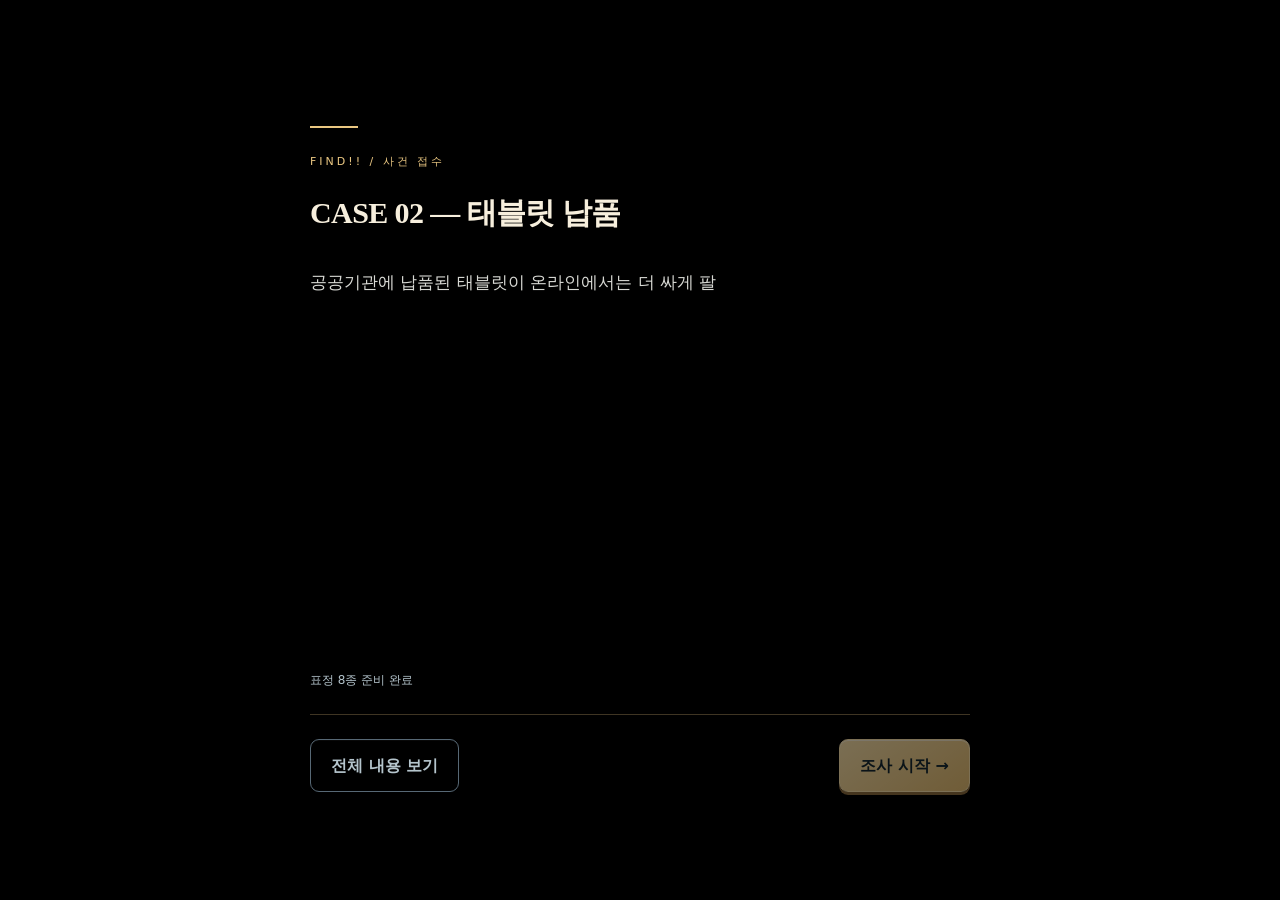
<file: index_ver2.html>
<!doctype html>
<html lang="ko"><head><meta charset="utf-8"><meta name="viewport" content="width=device-width,initial-scale=1,viewport-fit=cover"><meta name="theme-color" content="#0b1a24"><link rel="preload" as="image" href="ver2/assets/case02/characters/optimized/ParkJimin_01_neutral.webp" type="image/webp" fetchpriority="high"><title>FIND!! — 박지민 사건</title><link rel="stylesheet" href="ver2/css/style.css"><link rel="stylesheet" href="ver2/css/design-system.css"><script defer src="ver2/js/case02.js"></script><script defer src="ver2/js/ui.js"></script><script defer src="ver2/js/presentation.js"></script><script defer src="ver2/js/game.js"></script></head>
<body><div class="app"><header><a class="brand" href="index_ver2.html">FIND!!</a><span>공공조달 감사<br>미스터리 게임</span><details class="display-settings"><summary>화면 설정</summary><div class="settings-panel"><b>읽기 편한 조사 환경</b><label><input type="checkbox" id="large-text">큰 글씨</label><label><input type="checkbox" id="reduce-effects">효과 줄이기</label><small>기기의 동작 줄이기 설정도 반영합니다.</small></div></details></header><nav aria-label="조사 화면"><button data-tab="story"><span aria-hidden="true">01</span>이야기</button><button data-tab="evidence"><span aria-hidden="true">02</span>증거·매뉴얼</button><button data-tab="verify"><span aria-hidden="true">03</span>요건 검증</button></nav><div class="workflow" id="workflow" role="status" aria-live="polite"></div><main id="main"></main><footer>FIND!! V2 · 가상의 사건과 교육용 규칙으로 구성된 프로토타입</footer></div><div id="feedback" class="feedback" role="status" aria-live="polite" aria-atomic="true"></div><dialog id="document" aria-labelledby="document-title"><div id="document-content"></div><button id="close-doc">자료 닫기 · 조사로 돌아가기</button></dialog><dialog id="verdict-dialog" aria-labelledby="verdict-title"><div id="verdict-content"></div><div class="review-actions"><button id="verdict-cancel">계속 검토하기</button><button class="primary" id="verdict-confirm">최종 제출 →</button></div></dialog></body></html>
</file>
<file: ver2/css/style.css>
:root{color-scheme:dark;--navy:#102838;--cream:#fbf2df;--gold:#f5cb73;--muted:#a8bbc7}*{box-sizing:border-box}body{margin:0;background:#081925;color:var(--cream);font-family:"Malgun Gothic",system-ui,sans-serif;line-height:1.6}.app{max-width:1040px;margin:auto;padding:0 26px}header{display:flex;align-items:center;gap:20px;padding:22px 0;border-bottom:1px solid #62717a}header .brand{font-size:40px;font-weight:950;font-style:italic;letter-spacing:-2px;text-decoration:none;color:var(--gold)}header span{font-size:12px;line-height:1.5;border-left:1px solid #71808b;padding-left:20px}header small{margin-left:auto;color:var(--muted)}nav{display:flex;gap:10px;padding:20px 0}button{font:inherit;cursor:pointer;border:1px solid #7b8e9d;background:#1c3445;color:var(--cream);border-radius:12px;padding:12px 20px;font-weight:700;min-height:48px}button:hover{filter:brightness(1.12)}button:focus-visible,a:focus-visible{outline:3px solid #fff;outline-offset:4px}button:disabled{opacity:.45;cursor:default}nav button{flex:1;padding:12px 4px}nav button.active,.primary{background:linear-gradient(135deg,#ffe3a0,#f5bf55);color:#102838;border-color:#ffe6ad;box-shadow:0 3px 0 #a77932}.case-heading{border:1px solid #8c9da7;border-radius:16px;padding:16px 24px;margin:4px 0 18px}.case-heading small,.paper>small{color:var(--gold);letter-spacing:2px;font-size:11px}h1{font-size:25px;line-height:1.4;margin:6px 0}p{margin:10px 0}.case-heading p{font-size:13px;color:var(--muted);margin:4px 0}.scene{position:relative;height:360px;background:linear-gradient(0deg,#10283855,transparent),url('../assets/case02/background/interview-room.png') center/cover;border-radius:18px 18px 0 0;overflow:hidden}.scene-label{position:absolute;top:18px;left:20px;font-size:11px;letter-spacing:2px;color:#d1dfdf}.scene-label span{display:block;color:var(--gold);letter-spacing:0}.character{height:98%;max-width:95%;object-fit:contain;position:absolute;bottom:0;left:50%;transform:translateX(-50%);filter:drop-shadow(0 9px 16px #0006)}.speaker{position:absolute;bottom:18px;left:20px;border:1px solid #d9dfdb;border-radius:30px;padding:8px 20px;background:#102838ed;font-size:14px;font-weight:700}.speech{position:relative;margin-top:-2px;border:2px solid #d7dcd7;background:var(--cream);color:#122b3a;border-radius:20px;padding:22px 28px;min-height:168px;box-shadow:0 10px 30px #0002}.speech small{display:inline-block;background:#f8d88e;padding:3px 12px;border-radius:20px;font-weight:700;font-size:12px}.speech p{font-size:20px;font-weight:650;line-height:1.75;margin-bottom:0}mark{background:#f5d07e;color:#102838;border-radius:4px;padding:1px 4px}.dialog-controls{display:flex;justify-content:space-between;gap:16px;padding:18px 0}.paper{background:#102838;border:1px solid #627784;border-radius:18px;padding:30px;margin:4px 0 20px}.paper>p{color:var(--muted);font-size:14px}.documents{display:grid;gap:12px;margin:28px 0}.doc{display:flex;align-items:center;text-align:left;gap:15px;width:100%;padding:18px;background:#1c3445}.doc img{width:35px;height:40px;object-fit:contain}.doc span{flex:1}.doc small{display:block;color:var(--gold);font-size:10px;letter-spacing:1px}.doc b{display:block;font-size:17px;margin:3px 0}.doc em{display:block;color:var(--muted);font-size:12px;font-style:normal}.doc strong{font-size:24px;color:var(--gold)}.wide{width:100%}fieldset{border:1px solid #617786;border-radius:12px;padding:20px;margin:25px 0}legend{font-weight:700;padding:0 6px;font-size:16px}legend span{color:var(--gold)}fieldset p{font-size:13px;color:var(--muted)}input{accent-color:#efbf62;width:18px;height:18px;vertical-align:middle;flex-shrink:0}.answer-row{display:flex;gap:14px;margin:16px 0}.answer-row label{background:#233f51;flex:1;border-radius:8px;padding:10px}.proofs{display:grid;grid-template-columns:1fr 1fr;gap:8px;margin-top:8px}.proofs label,.verdict{display:flex;align-items:center;gap:8px;min-height:44px;font-size:13px;cursor:pointer}.verdict{font-size:16px;padding:8px 0}#error{color:#ffcf95}footer{text-align:center;color:#93a4af;font-size:10px;padding:15px 0 28px}dialog{background:var(--cream);color:#142d3c;border:2px solid #c5a55c;border-radius:18px;width:min(620px,92vw);max-height:85dvh;padding:28px;line-height:1.9}dialog::backdrop{background:#03101bcc;backdrop-filter:blur(5px)}dialog h2{font-size:23px}dialog small{color:#52616b}dialog button{margin-top:20px;width:100%}table{border-collapse:collapse;width:100%;font-size:14px}td,th{border:1px solid #c8bfae;padding:9px;text-align:left}.result{text-align:center;padding:50px 30px}.seal{border:1px solid var(--gold);color:var(--gold);width:70px;height:70px;border-radius:50%;font-size:36px;margin:25px auto}.outcome{color:var(--gold)!important}.result-actions{display:flex;justify-content:center;gap:12px;margin-top:30px}.report{text-align:left;background:#1c3445;border-radius:12px;padding:20px;margin-top:25px}.report article{border-top:1px solid #62717a;padding:12px 0}.report h3{font-size:15px}.report p{font-size:13px;color:#d5e0e6}@media(min-width:760px){main:has(.scene){display:grid;grid-template-columns:1.1fr 1fr;gap:0 20px}.case-heading{grid-column:1/-1}.scene{grid-row:2/4;height:470px;border-radius:18px}.speech{margin:0;align-self:stretch;display:flex;flex-direction:column;justify-content:center}.speech small{align-self:flex-start}.dialog-controls{align-self:end}.paper{max-width:800px;margin:4px auto 20px}}@media(max-width:540px){.app{padding:0 14px}header{padding:12px 0;gap:12px}header .brand{font-size:32px}header span{padding-left:12px;font-size:10px}header small{font-size:9px}nav{gap:6px;padding:14px 0}nav button{font-size:13px;border-radius:10px}.case-heading{padding:12px 16px;margin-bottom:12px}h1{font-size:21px}.case-heading p{font-size:11px}.scene{height:clamp(235px,36svh,350px)}.speech{padding:17px 20px;min-height:170px}.speech p{font-size:17px}.speaker{font-size:12px;bottom:13px;left:12px}.dialog-controls button{padding:10px 16px;font-size:14px}.paper{padding:20px 16px}.proofs{grid-template-columns:1fr}fieldset{padding:14px}legend{font-size:15px}.result-actions{flex-direction:column}.result{padding:30px 16px}}@media(prefers-reduced-motion:no-preference){.character{animation:appear .25s ease-out}@keyframes appear{from{opacity:.4}to{opacity:1}}}
/* Story information and speaker focus */
.info-time{background:#dceaff;color:#245b9f}
.info-price{background:#ffe5a0;color:#82531a}
.info-entity{background:#d9efdf;color:#28734b}
.info-rule{background:#eeddf4;color:#81449b}
.speech mark{box-decoration-break:clone;-webkit-box-decoration-break:clone}
.speech-meta{display:flex;align-items:center;gap:8px;flex-wrap:wrap}
.current-speaker{font-size:12px;color:#496171}
.speech .color-legend{display:flex;flex-wrap:wrap;gap:5px;margin-top:18px;font-size:10px;font-weight:600}
.color-legend span{padding:2px 6px;border-radius:3px}
.speaker{display:flex;align-items:center;gap:10px;z-index:1}
.speaker b{font-size:15px}
.speaker span{font-size:11px;color:#c4d1d9;font-weight:400}
.scene .character{animation:none;transform-origin:bottom left}
.subject-speaking .character{left:50%;transform:translateX(-50%);filter:drop-shadow(0 9px 16px #0006)}
.subject-listening .character{left:10px;transform:scale(.58);filter:grayscale(.72) brightness(.82) drop-shadow(0 9px 16px #0006)}
@media(prefers-reduced-motion:no-preference){
 .subject-speaking.focus-changing .character{animation:focus-subject .25s ease-out both}
 .subject-listening.focus-changing .character{animation:listen-subject .25s ease-out both}
 @keyframes focus-subject{from{left:10px;transform:scale(.58);filter:grayscale(.72) brightness(.82)}to{left:50%;transform:translateX(-50%);filter:grayscale(0) brightness(1)}}
 @keyframes listen-subject{from{left:50%;transform:translateX(-50%);filter:grayscale(0) brightness(1)}to{left:10px;transform:scale(.58);filter:grayscale(.72) brightness(.82)}}
}
/* Identity plate follows the subject's scale. */
.speaker{transform-origin:bottom left}
.subject-listening .speaker{transform:scale(.58)}
.subject-speaking .speaker{transform:scale(1)}
@media(prefers-reduced-motion:no-preference){
 .subject-speaking.focus-changing .speaker{animation:focus-nameplate .25s ease-out both}
 .subject-listening.focus-changing .speaker{animation:listen-nameplate .25s ease-out both}
 @keyframes focus-nameplate{from{transform:scale(.58)}to{transform:scale(1)}}
 @keyframes listen-nameplate{from{transform:scale(1)}to{transform:scale(.58)}}
}
.app.intro-mode{max-width:none;min-height:100svh;background:#000;padding:0 24px}
.intro-mode>header,.intro-mode>nav,.intro-mode>footer{display:none}
.intro-screen{max-width:660px;margin:auto;min-height:100svh;padding:clamp(42px,10svh,100px) 0 32px;display:flex;flex-direction:column;justify-content:center}
.intro-screen>small{color:var(--gold);letter-spacing:3px;font-size:11px}
.intro-screen h1{margin:18px 0 24px}
.intro-copy{white-space:pre-wrap;color:#e3e0d8;line-height:2;font-size:17px;min-height:23em;margin:0}
.intro-actions{display:flex;gap:12px;justify-content:space-between;margin-top:24px}
.sr-only{position:absolute;width:1px;height:1px;padding:0;margin:-1px;overflow:hidden;clip-path:inset(50%);white-space:nowrap;border:0}
@media(max-width:540px){.intro-copy{font-size:15px;min-height:31em}.intro-actions button{padding:10px 14px;font-size:14px}.intro-screen h1{font-size:21px}}
/* Evidence collection and fact-level proof */
.evidence-tabs{display:flex;gap:8px;margin:22px 0}.evidence-tabs button{flex:1;padding:10px;font-size:14px}.evidence-tabs [aria-pressed="true"]{background:var(--cream);color:var(--navy);border-color:var(--gold)}
.manual-paper{background:var(--cream);color:var(--navy);border-radius:12px;padding:22px;margin:20px 0}.manual-paper h2{font-size:20px}.manual-paper li{padding:12px 0;border-bottom:1px solid #d4ccbc}.manual-paper ol{padding-left:22px}
.collect-facts{border-top:1px solid #c9bdab;margin-top:22px;padding-top:10px}.collect-facts h3{font-size:16px}.collect-facts p{font-size:13px}.fact-button{display:flex;align-items:center;gap:10px;text-align:left;width:100%;margin:8px 0;background:#fffdf7;color:var(--navy);border:1px solid #d0c6b5;border-radius:9px;padding:12px;font-size:14px;font-weight:500}.fact-button.selected{border-color:#3b9274;background:#e8f4e9}.fact-button>span{color:#398269;font-size:20px}.fact-button mark{background:transparent}.fact-button:focus-visible{outline-color:#285d82}
.investigation-note{background:#f1e7d3;color:var(--navy);padding:20px;border-radius:12px;margin:24px 0}.investigation-note h2{font-size:17px;margin-top:0}.investigation-note article{padding:12px 0;border-top:1px solid #d2c6ae;font-size:14px}.investigation-note small,.adopted small{display:block;font-size:11px;opacity:.7}.investigation-note>p{font-size:13px}
.proof-documents{margin:14px 0}.proof-document{border:1px solid #607687;border-radius:9px;margin:10px 0;overflow:hidden}.proof-document summary{cursor:pointer;padding:13px;font-size:14px;font-weight:700;min-height:48px;background:#203e50}.proof-document summary span{font-size:11px;color:var(--gold);font-weight:400;margin-left:6px}.proof-document>div{padding:4px 12px 12px}.proof-fact{display:flex;gap:9px;align-items:center;flex-wrap:wrap;cursor:pointer;font-size:13px;min-height:48px;padding:12px 0;border-bottom:1px solid #496170}.proof-fact input{margin-right:4px}.proof-fact mark{padding:1px 3px}.adopted{border-top:1px solid #526d7e;padding-top:10px}.adopted p{font-size:13px;color:#e0e9e8;padding:8px 0}.adopted p small{margin-top:4px}.empty-note{font-size:13px;color:var(--muted)}
</file>
<file: ver2/css/design-system.css>
/* FIND art direction: ink, brass and case papers. See DESIGN_RESEARCH.md. */
:root{
 --navy:#0b1a24;--cream:#f7efdd;--gold:#eac782;--muted:#b5c5cd;
 --panel:#142e3c;--line:#425967;--paper-ink:#203746;--paper-muted:#52626a;
 --ease:cubic-bezier(.2,.7,.2,1);--radius:14px;
}
html{scroll-padding:24px;background:var(--navy)}
body{background:radial-gradient(ellipse at 50% 0,#23425255,transparent 65%),var(--navy);font-size:16px;line-height:1.7;word-break:keep-all;overflow-wrap:anywhere}
button,input,summary{touch-action:manipulation}
button,summary,a,input{ -webkit-tap-highlight-color:transparent }
button{min-height:48px;border-radius:9px;border-color:#617784;font-weight:650;box-shadow:inset 0 1px 0 #ffffff08;transition:background .16s,border-color .16s,transform .16s}
button:hover{filter:none;background:#294957;border-color:#a9b7bb}
button:not(:disabled):active{transform:translateY(1px)}
button:disabled{opacity:.5}
button:focus-visible,summary:focus-visible,a:focus-visible,input:focus-visible{outline:3px solid #f0cf88;outline-offset:4px}
.primary{background:linear-gradient(145deg,#f4dca6,#dfb86f);color:#142731;border-color:#f7dfaa;box-shadow:inset 0 1px 0 #fff8,0 3px 0 #8a6a3d,0 8px 18px #0002}
.primary:hover{background:#f5db9e;border-color:#fff0c9}
.app{max-width:1120px;padding:0 36px}
header{position:relative;gap:20px;padding:22px 0 17px;border-color:#eac78238}
header .brand{font-size:42px;letter-spacing:-2.5px;color:var(--gold);line-height:1.2}
header>span{border-color:#eac78255;color:#d9e2e3;font-size:11px;letter-spacing:.6px}
.display-settings{margin-left:auto;position:relative;z-index:10;font-size:12px}
.display-settings summary{min-height:48px;display:flex;align-items:center;gap:8px;cursor:pointer;padding:8px 12px;color:var(--muted);border:1px solid #536b7955;border-radius:8px;list-style:none}
.display-settings summary::after{content:'⌄';font-size:16px;color:var(--gold)}
.display-settings summary::-webkit-details-marker{display:none}
.settings-panel{position:absolute;right:0;top:calc(100% + 8px);width:min(280px,calc(100vw - 32px));padding:20px;background:#17313f;border:1px solid #6f8792;border-radius:12px;box-shadow:0 16px 48px #0008}
.settings-panel>b{color:var(--gold)}
.settings-panel label{display:flex;align-items:center;gap:10px;min-height:48px;cursor:pointer;font-size:14px}
.settings-panel small{display:block;color:var(--muted);line-height:1.7}
nav{gap:12px;padding:20px 0 12px}
nav button{display:flex;justify-content:center;align-items:center;gap:10px;background:#142b38;border-color:#516774;font-size:15px;color:#d3dfe3}
nav button>span{font:11px Consolas,monospace;opacity:.75;letter-spacing:1px}
nav button.active{background:var(--cream);color:var(--navy);border-color:#e9d6ad;box-shadow:inset 0 -3px 0 #bc955a}
.workflow{display:flex;align-items:center;justify-content:space-between;gap:12px;color:var(--muted);font-size:12px;padding:8px 2px 18px}
.workflow b{font-weight:500;color:var(--gold);white-space:nowrap;font-variant-numeric:tabular-nums}
.workflow:empty{display:none}
h1,h2,h3{letter-spacing:-.6px}
h1{font-size:28px;font-weight:750;line-height:1.45}
.case-heading{position:relative;background:linear-gradient(110deg,#193441,#102733);border:1px solid #6d7c7c77;border-left:3px solid var(--gold);border-radius:4px 14px 14px 4px;margin:0 0 18px;padding:18px 24px;overflow:hidden}
.case-heading h1{font-family:Batang,"Times New Roman",serif;margin:6px 0;font-size:27px;letter-spacing:-1px}
.case-heading small,.paper>small{color:var(--gold);font:11px Consolas,"Malgun Gothic",monospace;letter-spacing:2px}
.case-heading p{font-size:12px;color:#b5c5cd}
.scene{isolation:isolate;height:380px;border:1px solid #6e7c7f66;background:linear-gradient(0deg,#08192522,#08192500),url('../assets/case02/background/interview-room-v2.svg') center/cover;border-radius:16px 16px 4px 4px;box-shadow:inset 0 0 80px #06131d55;overflow:hidden}
.scene::after{content:'';position:absolute;inset:0;z-index:2;pointer-events:none;background:linear-gradient(0deg,#08192555,transparent 30%),radial-gradient(ellipse at 55% 25%,transparent 40%,#07141e33)}
.scene .character{height:97%;image-rendering:auto}
.speaker{z-index:3;background:#0e2330ed;border:1px solid #b59b6b;border-radius:5px;padding:9px 16px;bottom:20px;left:20px;box-shadow:0 5px 18px #0003;border-left:3px solid var(--gold)}
.speaker b{color:var(--cream);font-size:16px}
.speaker span{color:#ccd6d9;font-size:11px}
.speech{border:1px solid #d9c7a4;border-radius:4px 4px 16px 16px;background:linear-gradient(125deg,#fcf6e9,#f3e8d2);color:var(--paper-ink);box-shadow:0 14px 30px #0002;padding:24px 28px;min-height:215px}
.speech-meta{gap:10px;padding-bottom:14px;border-bottom:1px solid #cbbd9f88}
.speech-meta>small{font-size:11px;font-weight:700;background:#e9d4a7;color:#30404a;padding:4px 10px;border-radius:4px;letter-spacing:.3px}
.current-speaker{font-size:12px;color:#52626a}
.speech p{font-size:20px;line-height:1.85;font-weight:550;margin:18px 0 0;min-height:5.55em}
.speech .color-legend{padding-top:15px;margin-top:20px;border-top:1px solid #d6c9ae;gap:6px}
.color-legend span{font-size:10px;line-height:1.6;border-radius:3px;padding:3px 6px}
.info-time{background:#dceaff;color:#245b9f}
.info-price{background:#ffe5a0;color:#704713}
.info-entity{background:#d9efdf;color:#266541}
.info-rule{background:#eeddf4;color:#743a8d}
mark{font-weight:650;font-variant-numeric:tabular-nums;padding:1px 4px;border-radius:3px;box-decoration-break:clone;-webkit-box-decoration-break:clone}
.dialog-controls{padding:18px 0 6px;align-items:center;gap:16px}
.dialog-controls>button{font-size:14px}
.dialog-controls>button:first-child{background:transparent;color:#b5c5cd;border-color:#526a78}
.paper{border:1px solid #536b7877;border-radius:16px;background:linear-gradient(130deg,#16313f,#112733);padding:32px;box-shadow:0 12px 36px #0002}
.paper>h1{margin-top:10px}
.paper>p{font-size:14px;line-height:1.85;color:var(--muted);max-width:55em}
.evidence-tabs{gap:8px;border-bottom:1px solid #72828a55;padding-bottom:16px;margin:24px 0}
.evidence-tabs button{border-radius:7px;font-size:14px}
.documents{gap:14px;margin:22px 0}
.doc{position:relative;align-items:center;border:1px solid #c0af9066;border-left:3px solid #ba9d65;background:#1c3745;border-radius:5px 12px 12px 5px;padding:22px 18px;gap:16px;box-shadow:0 5px 14px #0001;min-width:0}
.doc::before{content:'';position:absolute;top:-6px;left:20px;width:50px;height:6px;background:#ba9d65;border-radius:3px 3px 0 0;opacity:.8}
.doc:hover{background:#294652;border-color:#c4ab77}
.doc img{width:32px;height:38px;opacity:.85}
.doc b{font-size:17px;line-height:1.6;font-weight:650}
.doc small{font-size:10px;letter-spacing:.8px;line-height:1.6;color:var(--gold)}
.doc em{color:#b5c5cd;font-size:12px;margin-top:5px}
.doc strong{font-size:21px;align-self:center}
.investigation-note{position:relative;background:linear-gradient(135deg,#f6eedc,#e9dec5);border:1px solid #cfbd98;border-radius:5px 12px 12px 5px;box-shadow:3px 4px 0 #0a1d27,4px 5px 0 #63707866;padding:24px;color:#203746;margin:28px 0}
.investigation-note h2{font-size:18px;font-family:Batang,serif;padding-bottom:8px}
.investigation-note small{opacity:1;color:#52626a}
.investigation-note article{padding:14px 0;border-color:#d2c4a7;line-height:1.85}
.manual-paper{padding:26px;background:#f7efdd;border:1px solid #cbb793;border-radius:5px 12px 12px 5px;color:#203746}
.manual-paper>small{color:#52626a}
.manual-paper>h2{font-family:Batang,serif;font-size:22px;line-height:1.5;margin:12px 0 20px}
.manual-paper p,.manual-paper li{font-size:15px;line-height:1.95}
.manual-paper li{padding:16px 0}
fieldset{padding:24px;border-color:#72858e88;border-radius:12px;margin:30px 0;background:#0d233033;min-width:0}
legend{font-size:17px;line-height:1.6;padding:0 8px;max-width:100%}
legend>span{display:inline-flex;align-items:center;justify-content:center;width:30px;height:30px;background:#eac7821a;border:1px solid #eac78255;border-radius:50%;font:11px Consolas,monospace;vertical-align:middle;margin-right:5px}
fieldset>p{color:#b5c5cd;font-size:13px}
.answer-row{gap:10px;margin:20px 0}
.answer-row label{cursor:pointer;display:flex;align-items:center;gap:8px;min-height:50px;background:#203e4f;border:1px solid #617784;border-radius:8px;padding:10px 14px;transition:border-color .15s,background .15s}
.answer-row label:has(:checked),.verdict:has(:checked){border-color:var(--gold);background:#eac78214;color:#f7e7c7;box-shadow:inset 0 0 0 1px #eac78244}
input{width:18px;height:18px;accent-color:#eac782;flex-shrink:0}
fieldset>small{font-size:12px;color:#ccd7dc}
.question-filled{border-color:#bfa36b99}
.proof-document{border-color:#607b8a88;border-radius:8px;margin:10px 0;background:#102a38}
.proof-document summary{position:relative;background:#1b3948;padding:14px;font-size:14px;font-weight:600;min-height:50px;line-height:1.7}
.proof-document[open]{border-color:#ba9d6577}
.proof-document[open] summary{background:#244350;color:#f4dfb8;border-bottom:1px solid #60778455}
.proof-document summary span{color:var(--gold);font-size:11px}
.proof-fact{display:flex;flex-wrap:nowrap;gap:10px;align-items:flex-start;min-height:50px;line-height:1.9;border-color:#536b7855;font-size:14px;padding:14px 6px;cursor:pointer;border-radius:4px}
.proof-fact input{margin:4px 0 0;flex-shrink:0}
.proof-fact .fact-text{flex:1;min-width:0}
.proof-fact:has(:checked){background:#eac7820d}
.proof-fact:has(:checked) .fact-text::after{content:' · 채택됨';color:var(--gold);font-size:11px;white-space:nowrap}
.adopted{margin-top:18px;padding:16px;border:1px dashed #7e917a66;border-radius:8px;background:#c5d9b609}
.adopted>small{opacity:1;color:#c6d7cb;font-size:12px}
.adopted p{margin:6px 0;color:#dce7e3;font-size:14px;line-height:1.8}
.adopted p small{opacity:1;color:#b5c5cd}
.verdict{min-height:54px;border:1px solid #60778477;border-radius:8px;padding:12px;margin:10px 0;gap:12px;cursor:pointer;background:#183442}
.verification-readiness{background:#0b202c;border:1px solid #63788866;border-radius:8px;padding:14px 18px;margin-top:20px;display:flex;justify-content:space-between;gap:12px;font-size:13px;color:#c2d0d7}
.verification-readiness b{color:var(--gold);font-variant-numeric:tabular-nums;white-space:nowrap}
#error{color:#ffe0b2;line-height:1.8;font-size:14px}
.submit-hint{font-size:12px;color:#b5c5cd;margin:18px 0 10px}
dialog{color-scheme:light;border:1px solid #d6bc85;background:linear-gradient(135deg,#fcf6e9,#f1e6cf);box-shadow:0 24px 100px #0008;border-radius:12px;padding:28px;width:min(640px,calc(100vw - 28px));max-height:88dvh;overscroll-behavior:contain;scrollbar-gutter:stable}
dialog::backdrop{background:#040e18c9;backdrop-filter:blur(6px)}
dialog h2{font-family:Batang,serif;line-height:1.5;font-size:24px;margin:12px 0 22px;color:#203746}
dialog p{font-size:16px;line-height:1.95}
dialog small{font-size:12px;color:#52626a}
dialog :focus-visible{outline-color:#36596b}
dialog table{font-size:14px;table-layout:fixed}
dialog th,dialog td{padding:12px 8px;border-color:#c9b997;overflow-wrap:anywhere}
dialog th{background:#e8dcc0}
#document-title{padding-bottom:18px;border-bottom:1px solid #cbbd9e}
#close-doc{position:sticky;bottom:0;background:#173342;border:1px solid #48606b;box-shadow:0 -10px 20px #f1e6cfee;color:#fff5e2;z-index:2;margin-top:24px;min-height:50px;font-size:14px}
.collect-facts{margin-top:26px;border-color:#cbbd9e}
.collect-facts h3{font-size:17px}
.collect-facts>p{font-size:13px;color:#52626a}
.fact-button{border-color:#c7bda7;background:#fffaf0;color:#203746;padding:14px 12px;line-height:1.85;min-height:54px;gap:10px;font-size:14px;border-radius:8px;font-weight:500;margin:10px 0}
.fact-button:hover{background:#ece3cf;border-color:#8c9a8a}
.fact-button>.fact-state{font-size:19px;display:inline-flex;justify-content:center;align-items:center;width:25px;height:25px;border:1px solid #9eaf9b;border-radius:50%;color:#326d51;flex-shrink:0}
.fact-button .fact-text{color:#203746;min-width:0;font-size:inherit;text-align:left}
.fact-button.selected{background:#e5f0e3;border:1px solid #609579;box-shadow:inset 3px 0 0 #468066}
.fact-button.selected>.fact-state{background:#326d51;color:#fff;border-color:#326d51}
.fact-button mark.info-time{background:#dceaff}
.fact-button mark.info-price{background:#ffe5a0}
.fact-button mark.info-entity{background:#d9efdf}
.fact-button mark.info-rule{background:#eeddf4}
.fact-button.selected .fact-text::after{content:' · 기록됨';font-size:11px;color:#326d51;white-space:nowrap}
.review-actions{display:flex;gap:12px;position:sticky;bottom:0;background:#f1e6cf;padding-top:16px;margin-top:16px}
.review-actions button{flex:1;width:auto;margin:0;font-size:14px}
.review-item{border-top:1px solid #cbbd9e;padding:16px 0;font-size:14px}
.review-item h3{font-size:15px;color:#203746;margin:0 0 8px}
.review-item p{font-size:14px;margin:8px 0}
.review-item ul{padding-left:20px;color:#52626a;font-size:13px}
.review-verdict{font-size:18px!important;background:#e7d8b7;padding:14px;border-left:3px solid #9d7b41}
.feedback{position:fixed;bottom:max(22px,env(safe-area-inset-bottom));left:50%;transform:translateX(-50%);width:max-content;max-width:calc(100vw - 36px);z-index:30;background:#e9f0e6;color:#234c36;box-shadow:0 8px 28px #0005;border:1px solid #85aa8b;border-radius:8px;font-size:13px;line-height:1.6;padding:12px 18px;pointer-events:none}
.feedback:empty{display:none}
.result{padding:48px 32px;background:radial-gradient(ellipse at top,#eac78210,transparent 60%),#122b39}
.seal{width:90px;height:90px;font-size:40px;border:2px solid #bfa36b;display:flex;align-items:center;justify-content:center;outline:1px solid #bfa36b66;outline-offset:5px;margin:32px auto;color:var(--gold);transform:rotate(-9deg)}
.result h1{font-family:Batang,serif;font-size:28px;margin:26px 0 12px}
.report{background:#0d2330;border:1px solid #536c7888;padding:24px;line-height:1.9}
.report h2{color:var(--gold);font-size:20px}
.report h3{font-size:16px}
.report p{font-size:14px;color:#d3e0e5}
.intro-mode .workflow{display:none}
.intro-screen{position:relative;max-width:660px;justify-content:center;padding-top:50px;isolation:isolate}
.intro-screen::before{content:'';width:48px;height:2px;background:var(--gold);display:block;margin-bottom:25px}
.intro-screen>small{font-size:11px;color:var(--gold);letter-spacing:3px}
.intro-screen h1{font-family:Batang,serif;font-size:30px;line-height:1.5;margin:18px 0 30px}
.intro-copy{min-height:23em;font-size:17px;line-height:2;color:#d8d9d4}
.intro-actions{border-top:1px solid #eac78244;padding-top:24px;margin-top:24px}
.intro-actions>button:first-child{background:transparent;border-color:#576875;color:#b5c5cd}
footer{font-size:10px;color:#a7b9c2;padding:26px 0}
[data-large-text="true"] .speech p{font-size:24px}
[data-large-text="true"] .intro-copy{font-size:20px}
[data-large-text="true"] .paper>p,[data-large-text="true"] dialog p,[data-large-text="true"] .manual-paper li,[data-large-text="true"] .investigation-note article,[data-large-text="true"] .fact-button,[data-large-text="true"] .proof-fact,[data-large-text="true"] .adopted p{font-size:18px}
@media(min-width:760px){
 main:has(.scene){grid-template-columns:1.08fr 1fr;gap:0 22px}
 .scene{height:520px;border-radius:14px;grid-row:2/4}
 .speech{border-radius:12px;margin:0;justify-content:center}
 .paper{max-width:920px;margin:0 auto 20px}
 .documents{grid-template-columns:1fr 1fr;gap:18px}
 .dialog-controls{align-self:end;padding-top:20px}
}
@media(max-width:540px){
 .app{padding:0 16px}
 header{padding:16px 0 12px;gap:12px}
 header .brand{font-size:33px}
 header>span{font-size:9px;padding-left:12px;letter-spacing:0}
 .display-settings summary{font-size:10px;padding:6px 8px;border-color:transparent}
 nav{gap:7px;padding:15px 0 9px}
 nav button{font-size:12px;gap:5px;padding:10px 3px;min-height:48px}
 nav button>span{font-size:9px;letter-spacing:0}
 .workflow{font-size:10px;line-height:1.7;padding-bottom:14px;gap:8px}
 .case-heading{padding:14px 16px;margin-bottom:12px}
 .case-heading h1{font-size:22px}
 .case-heading p{font-size:11px}
 .case-heading small{font-size:10px}
 .scene{height:clamp(235px,34svh,350px)}
 .speaker{left:14px;bottom:16px;padding:7px 12px}
 .speaker b{font-size:14px}
 .speaker span{font-size:10px}
 .speech{padding:19px 20px;min-height:220px}
 .speech p{font-size:17px;line-height:1.9;min-height:5.7em;margin-top:15px}
 .speech-meta{padding-bottom:12px;gap:7px}
 .speech-meta>small,.current-speaker{font-size:10px}
 .speech .color-legend{margin-top:16px;padding-top:12px;gap:4px}
 .color-legend span{font-size:9px;padding:3px 5px}
 .dialog-controls{padding:16px 0 4px}
 .dialog-controls button{font-size:13px;padding:10px 14px}
 h1{font-size:24px}
 .paper{padding:24px 18px}
 .paper>small{font-size:10px}
 .paper>p{font-size:13px}
 .doc{padding:19px 14px;gap:12px}
 .doc b{font-size:16px}
 .doc small{font-size:9px}
 .doc em{font-size:11px}
 .evidence-tabs button{font-size:12px;padding:10px 8px}
 .manual-paper,.investigation-note{padding:20px 16px}
 fieldset{padding:17px 12px;margin:26px 0}
 legend{font-size:15px;padding:0 5px}
 legend>span{width:25px;height:25px;font-size:10px}
 .proof-document summary{padding:12px;font-size:13px}
 .proof-document>div{padding:2px 8px 8px}
 .proof-fact{font-size:13px;padding:12px 4px}
 dialog{padding:22px 18px;max-height:90dvh}
 dialog h2{font-size:22px}
 dialog p{font-size:15px}
 .review-actions{gap:8px}
 .review-actions button{font-size:12px;padding:10px 8px}
 .intro-screen{padding-top:40px;min-height:100svh}
 .intro-screen h1{font-size:25px}
 .intro-copy{font-size:15px;min-height:30em}
 .intro-actions button{font-size:13px;padding:10px 14px}
 .result{padding:36px 20px}
 .result h1{font-size:24px}
 [data-large-text="true"] .speech p{font-size:21px}
 [data-large-text="true"] .intro-copy{font-size:18px}
}
@media(prefers-reduced-motion:no-preference){
 .paper,.speech{animation:paper-enter .22s var(--ease) both}
 dialog[open]{animation:document-enter .2s var(--ease) both}
 .feedback:not(:empty){animation:feedback-enter .18s var(--ease)}
 .seal{animation:stamp-enter .32s var(--ease) both}
 @keyframes paper-enter{from{opacity:0;translate:0 6px}to{opacity:1;translate:0 0}}
 @keyframes document-enter{from{opacity:0;translate:0 8px;scale:.985}to{opacity:1;translate:0 0;scale:1}}
 @keyframes feedback-enter{from{opacity:0;translate:0 5px}to{opacity:1;translate:0 0}}
 @keyframes stamp-enter{from{opacity:0;scale:1.15}to{opacity:1;scale:1}}
}
[data-reduce-effects="true"] *,[data-reduce-effects="true"] *::before,[data-reduce-effects="true"] *::after{animation:none!important;transition:none!important;scroll-behavior:auto!important}
@media(prefers-reduced-motion:reduce){*,*::before,*::after{animation:none!important;transition:none!important;scroll-behavior:auto!important}}

/* Decoded portraits stay mounted. Only opacity changes on a dialogue turn. */
.scene .character.portrait{width:auto;aspect-ratio:347/444;pointer-events:none}
.expression-frame{position:absolute;inset:0;width:100%;height:100%;object-fit:contain;object-position:center bottom;opacity:0;transition:opacity 180ms linear;animation:none!important;transition-delay:0s;will-change:opacity}
.portrait-load-status{min-height:1.7em;color:var(--muted);font-size:12px;margin:14px 0 0}
#portrait-retry{align-self:flex-start;margin-top:12px;font-size:13px}
[data-reduce-effects="true"] .expression-frame{transition:none}
@media(prefers-reduced-motion:reduce){.expression-frame{transition:none}}
</file>
